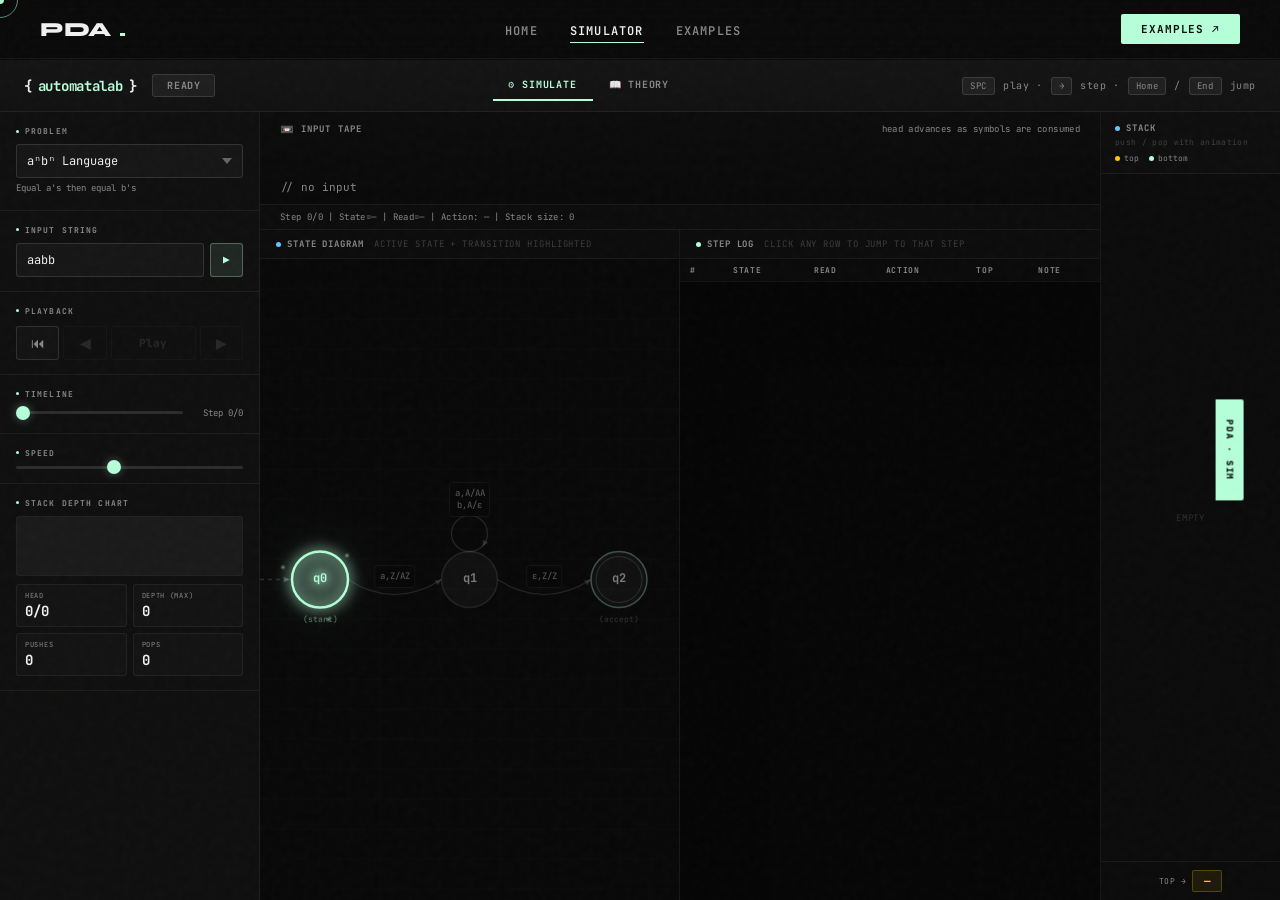
<file: best/pages/simulate.html>
<!DOCTYPE html>
<html lang="en">
<head>
<meta charset="UTF-8"/><meta name="viewport" content="width=device-width,initial-scale=1.0"/>
<title>PDA Simulator — Live Simulation</title>
<link rel="stylesheet" href="../assets/css/shared.css"/>
<style>
/* ══════════════════════════════════════════════════
   PDA SIMULATOR — COMPLETE REDESIGN
   automatalab-inspired · smooth animations · step-by-step stack
   ══════════════════════════════════════════════════ */

body { cursor: none; overflow: hidden; }

/* ── PAGE SHELL ── */
.sim-page {
  padding-top: 60px; height: 100vh;
  display: flex; flex-direction: column;
  background: var(--black);
}

/* ── HEADER BAR ── */
.sim-hdr {
  display: flex; align-items: center; justify-content: space-between;
  padding: 10px 24px;
  background: linear-gradient(180deg, #141414 0%, #111 100%);
  border-bottom: 1px solid var(--border);
  flex-shrink: 0;
}
.sim-hdr-left { display: flex; align-items: center; gap: 16px; }
.sim-hdr-brand {
  font-family: var(--mono); font-size: 14px; font-weight: 700;
  color: var(--white); letter-spacing: -.02em;
  display: flex; align-items: center; gap: 6px;
}
.sim-hdr-brand span { color: var(--mint); }
.result-badge {
  padding: 4px 14px; border-radius: 3px;
  font-size: 10px; font-weight: 700; font-family: var(--mono);
  letter-spacing: .06em; text-transform: uppercase;
  transition: all .4s cubic-bezier(.4,0,.2,1);
}
.result-badge.ready { background: rgba(255,255,255,.05); border: 1px solid var(--border2); color: var(--text-dim); }
.result-badge.running { background: rgba(255,200,0,.08); border: 1px solid rgba(255,200,0,.3); color: #ffc800; }
.result-badge.accept { background: rgba(181,255,217,.1); border: 1px solid rgba(181,255,217,.4); color: var(--mint); }
.result-badge.reject { background: rgba(255,80,80,.08); border: 1px solid rgba(255,80,80,.35); color: #ff5050; }
.sim-hdr-right {
  display: flex; align-items: center; gap: 8px;
  font-size: 10px; font-family: var(--mono); color: var(--text-dim);
  letter-spacing: .06em;
}
.kbd { padding: 2px 7px; border-radius: 3px; background: rgba(255,255,255,.06); border: 1px solid var(--border2); font-size: 9px; color: var(--text-dim); }

/* ── TABS ── */
.sim-tabs { display: flex; gap: 0; }
.stab {
  padding: 8px 16px; font-size: 10px; font-weight: 700;
  font-family: var(--mono); text-transform: uppercase;
  letter-spacing: .08em; cursor: none;
  color: var(--text-dim); border-bottom: 2px solid transparent;
  transition: all .2s;
}
.stab:hover { color: var(--white); }
.stab.active { color: var(--mint); border-bottom-color: var(--mint); }

/* ══════════════════════════════════════════════════
   MAIN 3-COLUMN LAYOUT
   LEFT: controls · CENTER: tape+diagram+log · RIGHT: stack
   ══════════════════════════════════════════════════ */
.sim-body {
  display: grid;
  grid-template-columns: 260px 1fr 180px;
  flex: 1; min-height: 0; overflow: hidden;
}

/* ── LEFT PANEL ── */
.sim-left {
  background: #0f0f0f;
  border-right: 1px solid var(--border);
  display: flex; flex-direction: column;
  overflow-y: auto;
}
.sim-left::-webkit-scrollbar { width: 2px; }
.sim-left::-webkit-scrollbar-thumb { background: var(--border2); }

.ctrl-section {
  padding: 14px 16px;
  border-bottom: 1px solid var(--border);
}
.ctrl-label {
  font-size: 8px; font-weight: 700; font-family: var(--mono);
  letter-spacing: .14em; text-transform: uppercase;
  color: var(--text-dim); margin-bottom: 8px;
  display: flex; align-items: center; gap: 6px;
}
.ctrl-label::before {
  content: ''; width: 3px; height: 3px;
  border-radius: 50%; background: var(--mint);
}

/* Form inputs */
.sim-select, .sim-input {
  width: 100%; padding: 8px 10px;
  background: rgba(255,255,255,.03);
  border: 1px solid var(--border2);
  border-radius: 3px; color: var(--white);
  font-size: 12px; font-family: var(--mono);
  outline: none; transition: all .2s;
}
.sim-select:focus, .sim-input:focus {
  border-color: var(--mint);
  box-shadow: 0 0 0 3px rgba(181,255,217,.08);
}
.sim-select {
  appearance: none; cursor: none;
  background-image: url("data:image/svg+xml,%3Csvg xmlns='http://www.w3.org/2000/svg' width='10' height='6'%3E%3Cpath fill='%23666' d='M5 6L0 0h10z'/%3E%3C/svg%3E");
  background-repeat: no-repeat;
  background-position: right 10px center;
  padding-right: 28px;
}
.input-row { display: flex; gap: 6px; margin-top: 8px; }

/* Buttons */
.sbtn {
  display: inline-flex; align-items: center; justify-content: center;
  gap: 4px; padding: 7px 12px; border-radius: 3px;
  font-size: 11px; font-weight: 700; font-family: var(--mono);
  cursor: none; border: 1px solid var(--border2);
  background: rgba(255,255,255,.03); color: var(--text-dim);
  transition: all .15s cubic-bezier(.4,0,.2,1);
  letter-spacing: .04em; white-space: nowrap;
}
.sbtn:hover:not(:disabled) {
  background: rgba(255,255,255,.08); color: var(--white);
  transform: translateY(-1px);
}
.sbtn:active:not(:disabled) { transform: scale(.96); }
.sbtn:disabled { opacity: .2; cursor: not-allowed; }
.sbtn.run-btn {
  background: rgba(181,255,217,.1); border-color: rgba(181,255,217,.3);
  color: var(--mint); flex: 1;
}
.sbtn.run-btn:hover:not(:disabled) {
  background: rgba(181,255,217,.2);
  box-shadow: 0 0 20px rgba(181,255,217,.15);
}

/* Playback row */
.playback-row {
  display: flex; gap: 4px; margin-top: 10px;
}
.pbtn {
  flex: 1; display: flex; align-items: center; justify-content: center;
  padding: 8px 0; border-radius: 3px;
  font-size: 14px; cursor: none;
  border: 1px solid var(--border2);
  background: rgba(255,255,255,.02); color: var(--text-dim);
  transition: all .15s;
}
.pbtn:hover:not(:disabled) {
  background: rgba(255,255,255,.06); color: var(--white);
}
.pbtn:disabled { opacity: .2; cursor: not-allowed; }
.pbtn.play-active {
  background: rgba(181,255,217,.12); border-color: rgba(181,255,217,.3);
  color: var(--mint);
}

/* Timeline */
.timeline-row {
  display: flex; align-items: center; gap: 8px; margin-top: 6px;
}
.timeline-label {
  font-size: 9px; font-family: var(--mono); color: var(--text-dim);
  white-space: nowrap; min-width: 52px; text-align: right;
}
input[type=range] {
  flex: 1; appearance: none; height: 3px;
  border-radius: 2px; background: var(--border2);
  outline: none; cursor: none; border: none;
}
input[type=range]::-webkit-slider-thumb {
  appearance: none; width: 14px; height: 14px;
  border-radius: 50%; background: var(--mint);
  cursor: none; box-shadow: 0 0 10px rgba(181,255,217,.35);
  transition: box-shadow .2s;
}
input[type=range]::-webkit-slider-thumb:hover {
  box-shadow: 0 0 18px rgba(181,255,217,.5);
}
.speed-row {
  display: flex; align-items: center; gap: 6px; margin-top: 6px;
}
.speed-row span {
  font-size: 8px; font-family: var(--mono);
  color: var(--text-dim); letter-spacing: .08em;
}

/* Stack depth chart */
.depth-chart-wrap {
  position: relative;
  height: 60px; margin-top: 8px;
  background: rgba(255,255,255,.02);
  border: 1px solid var(--border);
  border-radius: 3px; overflow: hidden;
}
.depth-chart-canvas { width: 100%; height: 100%; display: block; }
.depth-stats {
  display: grid; grid-template-columns: 1fr 1fr;
  gap: 6px; margin-top: 8px;
}
.dstat {
  padding: 6px 8px; border-radius: 3px;
  background: rgba(255,255,255,.02);
  border: 1px solid var(--border);
}
.dstat-label {
  font-size: 7px; font-family: var(--mono);
  text-transform: uppercase; letter-spacing: .1em;
  color: var(--text-dim);
}
.dstat-val {
  font-size: 14px; font-weight: 700;
  font-family: var(--mono); color: var(--white);
  margin-top: 2px;
}

/* ── CENTER PANEL ── */
.sim-center {
  display: flex; flex-direction: column;
  min-height: 0; overflow: hidden;
  background: var(--black);
}

/* Input tape */
.tape-section {
  padding: 10px 20px;
  border-bottom: 1px solid var(--border);
  flex-shrink: 0;
  background: linear-gradient(180deg, rgba(255,255,255,.01) 0%, transparent 100%);
}
.tape-header {
  display: flex; align-items: center; justify-content: space-between;
  margin-bottom: 8px;
}
.tape-title {
  font-size: 9px; font-weight: 700; font-family: var(--mono);
  text-transform: uppercase; letter-spacing: .12em;
  color: var(--text-dim);
  display: flex; align-items: center; gap: 6px;
}
.tape-title::before {
  content: '📼'; font-size: 11px;
}
.tape-info {
  font-size: 9px; font-family: var(--mono);
  color: var(--text-dim); letter-spacing: .04em;
}
.tape-info span { color: var(--mint); font-weight: 700; }
.tape-track {
  display: flex; align-items: flex-end; gap: 3px;
  flex-wrap: nowrap; overflow-x: auto;
  min-height: 50px; padding-top: 16px;
}
.tape-track::-webkit-scrollbar { height: 2px; }
.tape-track::-webkit-scrollbar-thumb { background: var(--border2); }
.tcell {
  flex-shrink: 0; width: 36px; height: 36px;
  border-radius: 3px;
  display: flex; align-items: center; justify-content: center;
  font-size: 15px; font-weight: 700; font-family: var(--mono);
  border: 1px solid rgba(255,255,255,.08);
  background: rgba(255,255,255,.03);
  color: rgba(255,255,255,.4);
  transition: all .35s cubic-bezier(.4,0,.2,1);
  position: relative;
}
.tcell.read {
  background: rgba(255,200,0,.12);
  border-color: rgba(255,200,0,.6);
  color: #ffc800;
  transform: scale(1.12) translateY(-4px);
  box-shadow: 0 4px 20px rgba(255,200,0,.25), 0 0 0 1px rgba(255,200,0,.15);
}
.tcell.read::before {
  content: '▼'; position: absolute; top: -16px;
  left: 50%; transform: translateX(-50%);
  font-size: 8px; color: #ffc800;
  animation: headBob .6s ease-in-out infinite alternate;
}
@keyframes headBob { from { transform: translateX(-50%) translateY(0); } to { transform: translateX(-50%) translateY(3px); } }
.tcell.done {
  background: rgba(255,255,255,.01);
  border-color: rgba(255,255,255,.03);
  color: rgba(255,255,255,.12);
}
.tcell-eof {
  flex-shrink: 0; width: 36px; height: 36px;
  border-radius: 3px;
  display: flex; align-items: center; justify-content: center;
  font-size: 10px; font-family: var(--mono);
  color: var(--text-dim);
  border: 1px dashed rgba(255,255,255,.08);
}

/* Status bar between tape and diagram */
.status-bar {
  padding: 6px 20px;
  border-bottom: 1px solid var(--border);
  display: flex; align-items: center; justify-content: space-between;
  flex-shrink: 0;
  background: rgba(255,255,255,.01);
}
.status-info {
  font-size: 9px; font-family: var(--mono);
  color: var(--text-dim); letter-spacing: .04em;
}
.status-info b { color: var(--mint); font-weight: 700; }
.status-info .val { color: #ffc800; }

/* Center split: diagram left, step log right */
.center-split {
  flex: 1; display: grid;
  grid-template-columns: 1fr 1fr;
  min-height: 0; overflow: hidden;
}

/* State diagram */
.diagram-section {
  position: relative;
  display: flex; flex-direction: column;
  border-right: 1px solid var(--border);
  min-height: 0;
}
.diagram-header {
  padding: 8px 16px;
  border-bottom: 1px solid var(--border);
  font-size: 9px; font-weight: 700; font-family: var(--mono);
  text-transform: uppercase; letter-spacing: .1em;
  color: var(--text-dim);
  display: flex; align-items: center; gap: 6px;
  flex-shrink: 0;
  background: rgba(255,255,255,.01);
}
.diagram-header::before {
  content: ''; width: 5px; height: 5px;
  border-radius: 50%; background: #64c8ff;
}
.diagram-sub {
  font-weight: 400; color: rgba(255,255,255,.2);
  margin-left: 4px;
}
.canvas-wrap {
  flex: 1; position: relative; overflow: hidden;
  background: #090909;
}
.canvas-wrap canvas {
  width: 100%; height: 100%; display: block;
}

/* Step Log */
.steplog-section {
  display: flex; flex-direction: column;
  min-height: 0; overflow: hidden;
}
.steplog-header {
  padding: 8px 16px;
  border-bottom: 1px solid var(--border);
  font-size: 9px; font-weight: 700; font-family: var(--mono);
  text-transform: uppercase; letter-spacing: .1em;
  color: var(--text-dim);
  display: flex; align-items: center; gap: 6px;
  flex-shrink: 0;
  background: rgba(255,255,255,.01);
}
.steplog-header::before {
  content: ''; width: 5px; height: 5px;
  border-radius: 50%; background: var(--mint);
}
.steplog-sub { font-weight: 400; color: rgba(255,255,255,.2); margin-left: 4px; }
.steplog-scroll {
  flex: 1; overflow-y: auto;
  background: #060606;
}
.steplog-scroll::-webkit-scrollbar { width: 2px; }
.steplog-scroll::-webkit-scrollbar-thumb { background: var(--border2); }

/* Step log table */
.slog-table {
  width: 100%; border-collapse: collapse;
  font-size: 10px; font-family: var(--mono);
}
.slog-table thead th {
  padding: 6px 10px; text-align: left;
  font-size: 8px; font-weight: 700;
  color: var(--text-dim); text-transform: uppercase;
  letter-spacing: .08em;
  background: rgba(255,255,255,.02);
  border-bottom: 1px solid var(--border);
  position: sticky; top: 0; z-index: 1;
}
.slog-table tbody td {
  padding: 5px 10px;
  color: rgba(255,255,255,.35);
  border-bottom: 1px solid rgba(255,255,255,.02);
  transition: all .15s;
}
.slog-table tbody tr { cursor: none; transition: background .15s; }
.slog-table tbody tr:hover td {
  background: rgba(255,255,255,.03);
  color: rgba(255,255,255,.5);
}
.slog-table tbody tr.active-row td {
  background: rgba(255,200,0,.06);
  color: #ffc800;
}
.slog-table tbody tr.accept-row td {
  background: rgba(181,255,217,.05);
  color: var(--mint);
}
.slog-table tbody tr.reject-row td {
  background: rgba(255,80,80,.05);
  color: #ff5050;
}
.slog-star {
  cursor: none; color: rgba(255,255,255,.1);
  transition: color .2s;
}
.slog-star:hover { color: #ffc800; }
.step-num {
  color: rgba(255,255,255,.2); font-size: 9px;
}
.note-text {
  font-size: 9px; color: rgba(255,255,255,.25);
  max-width: 140px; line-height: 1.4;
}

/* ── RIGHT PANEL — STACK ── */
.sim-right {
  display: flex; flex-direction: column;
  border-left: 1px solid var(--border);
  background: #0c0c0c;
  min-height: 0;
}
.stack-header {
  padding: 10px 14px;
  border-bottom: 1px solid var(--border);
  flex-shrink: 0;
  background: rgba(255,255,255,.01);
}
.stack-title {
  font-size: 9px; font-weight: 700; font-family: var(--mono);
  text-transform: uppercase; letter-spacing: .1em;
  color: var(--text-dim);
  display: flex; align-items: center; gap: 6px;
}
.stack-title::before {
  content: ''; width: 5px; height: 5px;
  border-radius: 50%; background: #64c8ff;
}
.stack-subtitle {
  font-size: 8px; font-family: var(--mono);
  color: rgba(255,255,255,.2); margin-top: 3px;
  letter-spacing: .04em;
}
.stack-legend {
  display: flex; gap: 10px; margin-top: 6px;
}
.stack-legend-item {
  display: flex; align-items: center; gap: 4px;
  font-size: 8px; font-family: var(--mono);
  color: var(--text-dim);
}
.stack-legend-dot {
  width: 5px; height: 5px; border-radius: 50%;
}
.stack-legend-dot.top { background: #ffc800; }
.stack-legend-dot.bot { background: var(--mint); }
.stack-body {
  flex: 1; overflow-y: auto; overflow-x: hidden;
  padding: 8px 10px;
  display: flex; flex-direction: column;
  align-items: center; gap: 3px;
  position: relative;
}
.stack-body::-webkit-scrollbar { width: 2px; }
.stack-body::-webkit-scrollbar-thumb { background: var(--border2); }
.stack-empty {
  flex: 1; display: flex; align-items: center; justify-content: center;
  font-size: 9px; font-family: var(--mono);
  color: rgba(255,255,255,.15); letter-spacing: .08em;
}
.stack-chip {
  width: 100%; height: 30px; border-radius: 3px;
  display: flex; align-items: center; justify-content: center;
  font-family: var(--mono); font-size: 13px; font-weight: 700;
  border: 1px solid rgba(100,200,255,.25);
  background: rgba(100,200,255,.06);
  color: #64c8ff;
  transition: all .3s cubic-bezier(.4,0,.2,1);
  position: relative;
  overflow: hidden;
}
.stack-chip::after {
  content: '';
  position: absolute; top: 0; left: -100%;
  width: 100%; height: 100%;
  background: linear-gradient(90deg, transparent, rgba(100,200,255,.08), transparent);
  transition: left .5s;
}
.stack-chip:first-child {
  background: rgba(255,200,0,.1);
  border-color: rgba(255,200,0,.4);
  color: #ffc800;
  box-shadow: 0 0 12px rgba(255,200,0,.15);
}
.stack-chip:first-child::after { left: 100%; }
.stack-chip.bot {
  background: rgba(181,255,217,.06);
  border-color: rgba(181,255,217,.25);
  color: var(--mint);
}
/* Push animation */
.stack-chip.pushing {
  animation: chipPush .4s cubic-bezier(.34,1.56,.64,1) forwards;
}
@keyframes chipPush {
  0% { opacity: 0; transform: translateY(-20px) scale(.8); }
  60% { opacity: 1; transform: translateY(3px) scale(1.02); }
  100% { opacity: 1; transform: translateY(0) scale(1); }
}
/* Pop animation */
.stack-chip.popping {
  animation: chipPop .35s cubic-bezier(.4,0,1,1) forwards;
}
@keyframes chipPop {
  0% { opacity: 1; transform: translateY(0) scale(1); }
  40% { transform: translateY(-5px) scale(1.05); }
  100% { opacity: 0; transform: translateY(-30px) scale(.7); }
}
.stack-footer {
  padding: 8px 14px;
  border-top: 1px solid var(--border);
  display: flex; align-items: center; justify-content: center;
  gap: 6px;
  flex-shrink: 0;
}
.stack-footer-label {
  font-size: 8px; font-family: var(--mono);
  color: var(--text-dim); letter-spacing: .06em;
}
.stack-top-badge {
  padding: 3px 10px; border-radius: 2px;
  font-size: 11px; font-weight: 700;
  font-family: var(--mono);
  background: rgba(255,200,0,.08);
  border: 1px solid rgba(255,200,0,.25);
  color: #ffc800;
  transition: all .3s;
  min-width: 30px; text-align: center;
}

/* ── THEORY TAB ── */
#page-theory { overflow-y: auto; padding: 40px 48px; background: var(--dark); }
.th-section { margin-bottom: 48px; }
.th-section:last-child { margin-bottom: 0; }
.th-h2 { font-family: var(--head); font-size: clamp(24px,3vw,40px); font-weight: 800; text-transform: uppercase; letter-spacing: -.03em; margin-bottom: 12px; color: var(--white); }
.th-h2 span { color: var(--mint); }
.th-body { font-size: 13px; color: var(--text-dim); line-height: 1.8; max-width: 700px; }
.th-body strong { color: var(--white); }
.th-box { background: var(--dark2); border: 1px solid var(--border); border-radius: 4px; padding: 20px 24px; margin-top: 16px; border-left: 3px solid var(--mint); }
.th-box.warn { border-left-color: #ff5050; }
.th-table { width: 100%; border-collapse: collapse; font-size: 12px; font-family: var(--mono); margin-top: 16px; }
.th-table th { padding: 8px 12px; text-align: left; font-size: 10px; font-weight: 700; color: var(--text-dim); text-transform: uppercase; letter-spacing: .08em; border-bottom: 1px solid var(--border); background: var(--dark2); }
.th-table td { padding: 8px 12px; color: var(--text-dim); border-bottom: 1px solid rgba(255,255,255,.04); }
.th-table td:first-child { color: var(--mint); font-weight: 700; }
.def-grid { display: grid; grid-template-columns: 1fr 1fr; gap: 12px; margin-top: 16px; }
.def-card { background: var(--dark2); border: 1px solid var(--border); border-radius: 3px; padding: 14px 16px; }
.def-card-title { font-family: var(--head); font-size: 13px; font-weight: 700; text-transform: uppercase; color: var(--white); margin-bottom: 6px; }
.def-card-body { font-size: 12px; color: var(--text-dim); line-height: 1.65; }
.hier-strip { display: flex; flex-direction: column; gap: 8px; margin-top: 16px; }
.hs-row { display: flex; align-items: center; gap: 10px; padding: 10px 14px; border: 1px solid var(--border); border-radius: 3px; background: var(--dark2); font-size: 12px; }
.hs-row.hl { border-color: rgba(181,255,217,.35); background: rgba(181,255,217,.04); }
.hs-badge { font-family: var(--mono); font-size: 10px; font-weight: 700; min-width: 28px; }
.hs-name { font-family: var(--head); font-size: 13px; font-weight: 700; text-transform: uppercase; flex: 1; }
.hs-lang { font-size: 11px; color: var(--text-dim); }

/* ── CONFETTI ── */
.confetti {
  position: fixed; z-index: 9999; pointer-events: none;
  animation: confettiFall 1.2s ease-in forwards;
}
@keyframes confettiFall {
  0% { opacity: 1; transform: translateY(0) rotate(0deg); }
  100% { opacity: 0; transform: translateY(280px) rotate(720deg); }
}

/* ══════════════════════════════════════════════════
   RESPONSIVE — SIMULATOR
   Mobile-first stacked layout
   ══════════════════════════════════════════════════ */

/* Tablet */
@media (max-width: 1100px) {
  .sim-body { grid-template-columns: 220px 1fr 150px; }
  .ctrl-section { padding: 10px 12px; }
  .sim-hdr-right { display: none; }
}

/* Small tablet */
@media (max-width: 900px) {
  body { overflow: auto; }
  .sim-page { height: auto; min-height: 100vh; overflow: visible; }
  .sim-body {
    grid-template-columns: 1fr;
    grid-template-rows: auto;
    overflow: visible;
  }

  /* Header */
  .sim-hdr { flex-wrap: wrap; gap: 8px; padding: 8px 16px; }
  .sim-hdr-right { display: none; }
  .sim-tabs { width: 100%; justify-content: center; }

  /* Left panel → horizontal controls bar */
  .sim-left {
    order: -1;
    display: grid;
    grid-template-columns: 1fr 1fr;
    gap: 0;
    border-right: none;
    border-bottom: 1px solid var(--border);
    overflow: visible;
    max-height: none;
  }
  .ctrl-section { border-bottom: 1px solid var(--border); border-right: 1px solid var(--border); }
  .ctrl-section:nth-child(even) { border-right: none; }

  /* Center panel */
  .sim-center { overflow: visible; }
  .center-split {
    grid-template-columns: 1fr;
    grid-template-rows: auto auto;
  }
  .diagram-section { border-right: none; border-bottom: 1px solid var(--border); min-height: 250px; }
  .canvas-wrap { min-height: 220px; }
  .steplog-section { max-height: 300px; }

  /* Right panel → horizontal bar under center */
  .sim-right {
    border-left: none;
    border-top: 1px solid var(--border);
    flex-direction: row;
    min-height: auto;
  }
  .stack-header { flex-shrink: 0; width: auto; border-bottom: none; border-right: 1px solid var(--border); padding: 8px 12px; }
  .stack-body {
    flex-direction: row; flex-wrap: wrap; gap: 4px;
    padding: 8px 12px;
    overflow-x: auto; overflow-y: hidden;
    align-items: center;
  }
  .stack-chip { width: auto; min-width: 36px; height: 28px; padding: 0 10px; }
  .stack-footer { border-top: none; border-left: 1px solid var(--border); }
  .stack-empty { min-height: auto; padding: 8px; }
  .stack-legend { display: none; }
  .stack-subtitle { display: none; }

  /* Theory tab */
  #page-theory { padding: 28px 20px; }
  .def-grid { grid-template-columns: 1fr; }
  .th-h2 { font-size: clamp(20px, 4vw, 32px); }
}

/* Phone */
@media (max-width: 600px) {
  .sim-page { padding-top: 50px; }
  .sim-hdr { padding: 6px 12px; }
  .sim-hdr-brand { font-size: 12px; }
  .result-badge { font-size: 8px; padding: 3px 10px; }
  .stab { padding: 6px 10px; font-size: 9px; }

  .sim-left {
    grid-template-columns: 1fr;
  }
  .ctrl-section { border-right: none !important; padding: 10px 14px; }
  .ctrl-label { font-size: 7px; }

  /* Hide non-essential controls on phone */
  .depth-chart-wrap { height: 40px; }
  .depth-stats { grid-template-columns: 1fr 1fr; gap: 4px; }
  .dstat { padding: 4px 6px; }
  .dstat-label { font-size: 6px; }
  .dstat-val { font-size: 11px; }

  /* Tape */
  .tape-section { padding: 8px 12px; }
  .tape-header { flex-direction: column; gap: 4px; align-items: flex-start; }
  .tcell { width: 30px; height: 30px; font-size: 13px; }
  .tcell-eof { width: 30px; height: 30px; font-size: 9px; }

  /* Status bar */
  .status-bar { padding: 4px 12px; }
  .status-info { font-size: 8px; }

  /* Diagram */
  .diagram-section { min-height: 200px; }
  .canvas-wrap { min-height: 180px; }
  .diagram-header { padding: 6px 12px; font-size: 8px; }
  .diagram-sub { display: none; }

  /* Step log */
  .steplog-header { padding: 6px 12px; font-size: 8px; }
  .steplog-sub { display: none; }
  .slog-table thead th { font-size: 7px; padding: 4px 6px; }
  .slog-table tbody td { font-size: 9px; padding: 4px 6px; }
  .note-text { max-width: 80px; font-size: 8px; }

  /* Stack */
  .sim-right { flex-direction: column; }
  .stack-header { border-right: none; border-bottom: 1px solid var(--border); }
  .stack-body { flex-direction: column; overflow-y: auto; overflow-x: hidden; max-height: 150px; }
  .stack-chip { width: 100%; min-width: auto; }
  .stack-footer { border-left: none; border-top: 1px solid var(--border); }

  /* Playback */
  .playback-row { gap: 3px; }
  .pbtn { padding: 6px 0; font-size: 12px; }

  /* Theory */
  #page-theory { padding: 20px 14px; }
  .th-body { font-size: 12px; }
  .th-table th, .th-table td { padding: 6px 8px; font-size: 10px; }
  .th-box { padding: 14px 16px; }
  .hier-strip .hs-row { padding: 8px 10px; font-size: 11px; }
}

/* Very small phones */
@media (max-width: 380px) {
  .sim-hdr-brand { font-size: 10px; }
  .playback-row { flex-wrap: wrap; }
  .pbtn { flex: 0 0 calc(50% - 3px); }
  .tcell { width: 26px; height: 26px; font-size: 11px; }
  .slog-table .note-text { display: none; }
}

/* Touch device: allow overflow scroll */
@media (hover: none) {
  body { overflow: auto !important; }
  .sim-page { height: auto; min-height: 100vh; }
  .sim-body { overflow: visible; }
  .sim-left { overflow: visible; }
}
</style>
</head>
<body>
<div id="cursor-dot"></div><div id="cursor-ring"></div>
<div class="noise"></div>
<div class="side-badge">PDA · Sim</div>

<nav class="nav scrolled" id="main-nav">
  <a href="../index.html" class="nav-logo">PDA<span>.</span></a>
  <ul class="nav-links" id="nav-links">
    <li><a href="../index.html">Home</a></li>
    <li><a href="simulate.html" class="active">Simulator</a></li>
    <li><a href="examples.html">Examples</a></li>
  </ul>
  <a href="examples.html" class="nav-cta">Examples ↗</a>
  <button class="nav-burger" id="nav-burger" onclick="this.classList.toggle('open');document.getElementById('nav-links').classList.toggle('open')">
    <span></span><span></span><span></span>
  </button>
</nav>

<div class="sim-page">
  <!-- HEADER -->
  <div class="sim-hdr" id="sim-hdr">
    <div class="sim-hdr-left">
      <div class="sim-hdr-brand">{ <span>automatalab</span> }</div>
      <div class="result-badge ready" id="sim-status">READY</div>
    </div>
    <div class="sim-tabs">
      <div class="stab active" data-tab="simulate" onclick="switchTab('simulate',this)">⚙ Simulate</div>
      <div class="stab" data-tab="theory" onclick="switchTab('theory',this)">📖 Theory</div>
    </div>
    <div class="sim-hdr-right">
      <span class="kbd">SPC</span> play · <span class="kbd">→</span> step · <span class="kbd">Home</span>/<span class="kbd">End</span> jump
    </div>
  </div>

  <!-- SIMULATE PAGE -->
  <div id="page-simulate" style="flex:1;display:flex;flex-direction:column;min-height:0;">

    <div class="sim-body" style="flex:1;min-height:0;">
      <!-- LEFT: Controls -->
      <div class="sim-left">
        <!-- Problem -->
        <div class="ctrl-section">
          <div class="ctrl-label">Problem</div>
          <select class="sim-select" id="preset-select" onchange="loadPreset(this.value)">
            <option value="anbn">aⁿbⁿ Language</option>
            <option value="palindrome">ww^R — palindromes {a,b}</option>
            <option value="brackets">Balanced Brackets ( ) [ ] { }</option>
            <option value="anbncn">aⁿbⁿcⁿ — Non-CFL demo</option>
          </select>
          <div id="preset-desc" style="font-size:9px;color:var(--text-dim);font-family:var(--mono);margin-top:4px;line-height:1.5">Equal a's then b's</div>
        </div>

        <!-- Input string -->
        <div class="ctrl-section">
          <div class="ctrl-label">Input String</div>
          <div class="input-row">
            <input type="text" class="sim-input" id="input-string" value="aaabbb" placeholder="type string…" spellcheck="false"/>
            <button class="sbtn run-btn" onclick="startSim()">▶</button>
          </div>
        </div>

        <!-- Playback -->
        <div class="ctrl-section">
          <div class="ctrl-label">Playback</div>
          <div class="playback-row">
            <button class="pbtn" onclick="resetSim()" title="Reset">⏮</button>
            <button class="pbtn" id="step-btn" onclick="stepSim()" disabled title="Step">◀</button>
            <button class="pbtn" id="play-btn" onclick="toggleAuto()" disabled title="Play/Pause" style="flex:2;font-size:11px;font-family:var(--mono);font-weight:700">Play</button>
            <button class="pbtn" id="fwd-btn" onclick="stepSim()" disabled title="Step forward">▶</button>
          </div>
        </div>

        <!-- Timeline -->
        <div class="ctrl-section">
          <div class="ctrl-label">Timeline</div>
          <div class="timeline-row">
            <input type="range" id="timeline-slider" min="0" max="0" value="0" oninput="jumpToStep(+this.value)"/>
            <span class="timeline-label" id="timeline-label">Step 0/0</span>
          </div>
        </div>

        <!-- Speed -->
        <div class="ctrl-section">
          <div class="ctrl-label">Speed</div>
          <div class="speed-row">
            <input type="range" id="step-speed" min="100" max="1500" value="700"/>
          </div>
        </div>

        <!-- Stack depth chart -->
        <div class="ctrl-section">
          <div class="ctrl-label">Stack Depth Chart</div>
          <div class="depth-chart-wrap">
            <canvas class="depth-chart-canvas" id="depth-chart"></canvas>
          </div>
          <div class="depth-stats">
            <div class="dstat"><div class="dstat-label">Head</div><div class="dstat-val" id="stat-head">0/0</div></div>
            <div class="dstat"><div class="dstat-label">Depth (max)</div><div class="dstat-val" id="stat-depth">0</div></div>
            <div class="dstat"><div class="dstat-label">Pushes</div><div class="dstat-val" id="stat-pushes">0</div></div>
            <div class="dstat"><div class="dstat-label">Pops</div><div class="dstat-val" id="stat-pops">0</div></div>
          </div>
        </div>
      </div>

      <!-- CENTER -->
      <div class="sim-center">
        <!-- Tape -->
        <div class="tape-section">
          <div class="tape-header">
            <div class="tape-title">Input Tape</div>
            <div class="tape-info" id="tape-info">head advances as symbols are consumed</div>
          </div>
          <div class="tape-track" id="tape-display">
            <span style="font-size:11px;color:var(--text-dim);font-family:var(--mono)">// no input</span>
          </div>
        </div>

        <!-- Status bar -->
        <div class="status-bar" id="status-bar">
          <div class="status-info" id="status-detail">Step 0/0 | State=— | Read=— | Action: — | Stack size: 0</div>
        </div>

        <!-- Diagram + Step log -->
        <div class="center-split">
          <!-- State Diagram -->
          <div class="diagram-section">
            <div class="diagram-header">State Diagram <span class="diagram-sub">active state + transition highlighted</span></div>
            <div class="canvas-wrap">
              <canvas id="diagram-canvas"></canvas>
            </div>
          </div>

          <!-- Step log -->
          <div class="steplog-section">
            <div class="steplog-header">Step Log <span class="steplog-sub">click any row to jump to that step</span></div>
            <div class="steplog-scroll" id="steplog-scroll">
              <table class="slog-table">
                <thead>
                  <tr>
                    <th>#</th>
                    <th>State</th>
                    <th>Read</th>
                    <th>Action</th>
                    <th>Top</th>
                    <th>Note</th>
                  </tr>
                </thead>
                <tbody id="steplog-body"></tbody>
              </table>
            </div>
          </div>
        </div>
      </div>

      <!-- RIGHT: Stack -->
      <div class="sim-right">
        <div class="stack-header">
          <div class="stack-title">Stack</div>
          <div class="stack-subtitle">push / pop with animation</div>
          <div class="stack-legend">
            <div class="stack-legend-item"><div class="stack-legend-dot top"></div> top</div>
            <div class="stack-legend-item"><div class="stack-legend-dot bot"></div> bottom</div>
          </div>
        </div>
        <div class="stack-body" id="stack-display">
          <div class="stack-empty">EMPTY</div>
        </div>
        <div class="stack-footer">
          <span class="stack-footer-label">TOP →</span>
          <div class="stack-top-badge" id="stack-top-val">$</div>
        </div>
      </div>
    </div>
  </div>

  <!-- THEORY TAB -->
  <div id="page-theory" style="display:none;flex:1;">
    <div class="th-section">
      <div class="th-h2">FORMAL <span>DEFINITION</span></div>
      <p class="th-body">A Pushdown Automaton is defined as a 7-tuple <strong>M = (Q, Σ, Γ, δ, q₀, Z₀, F)</strong>. It extends a finite automaton with a stack, giving it the power to recognize all context-free languages — exactly Type 2 in the Chomsky hierarchy.</p>
      <div class="th-box">
        <table class="th-table">
          <thead><tr><th>Symbol</th><th>Name</th><th>Description</th></tr></thead>
          <tbody>
            <tr><td>Q</td><td>States</td><td>Finite set of states the automaton can occupy</td></tr>
            <tr><td>Σ</td><td>Input Alphabet</td><td>Symbols that can appear on the input tape</td></tr>
            <tr><td>Γ</td><td>Stack Alphabet</td><td>Symbols that can be pushed/popped from the stack; Γ ⊇ Σ typically</td></tr>
            <tr><td>δ</td><td>Transition Function</td><td>Q × (Σ∪{ε}) × Γ → 2^(Q×Γ*). Maps state + input + stack-top to a set of next configurations</td></tr>
            <tr><td>q₀</td><td>Start State</td><td>q₀ ∈ Q. The computation begins here</td></tr>
            <tr><td>Z₀</td><td>Bottom Marker</td><td>Z₀ ∈ Γ. Placed at the bottom of the stack before any input is read</td></tr>
            <tr><td>F</td><td>Accept States</td><td>F ⊆ Q. Used in acceptance by final state</td></tr>
          </tbody>
        </table>
      </div>
    </div>

    <div class="th-section">
      <div class="th-h2">TRANSITION <span>NOTATION</span></div>
      <p class="th-body">A transition rule <strong>δ(q, a, A) = (p, γ)</strong> means: in state q, reading symbol 'a', with stack top 'A' — move to state p, pop A, and push γ. If γ = ε the result is a pure pop. If γ = AB then B is pushed first, then A — so A ends up on top.</p>
      <div class="th-box">
        <div style="font-family:var(--mono);font-size:14px;color:var(--white);margin-bottom:12px">δ(q, a, A) = (p, γ)</div>
        <div style="display:flex;flex-direction:column;gap:6px">
          <div style="font-size:12px;font-family:var(--mono);color:var(--text-dim)">→ <span style="color:var(--mint)">q</span> current state</div>
          <div style="font-size:12px;font-family:var(--mono);color:var(--text-dim)">→ <span style="color:var(--mint)">a</span> input symbol consumed (ε = no consumption)</div>
          <div style="font-size:12px;font-family:var(--mono);color:var(--text-dim)">→ <span style="color:var(--mint)">A</span> stack top popped</div>
          <div style="font-size:12px;font-family:var(--mono);color:var(--text-dim)">→ <span style="color:var(--mint)">p</span> next state</div>
          <div style="font-size:12px;font-family:var(--mono);color:var(--text-dim)">→ <span style="color:var(--mint)">γ</span> string pushed to stack (ε = pop only)</div>
        </div>
      </div>
      <div class="def-grid" style="margin-top:16px">
        <div class="def-card">
          <div class="def-card-title">Accept by Final State</div>
          <div class="def-card-body">Input consumed AND current state q ∈ F. Stack contents irrelevant. Most common in practice.</div>
        </div>
        <div class="def-card">
          <div class="def-card-title">Accept by Empty Stack</div>
          <div class="def-card-body">Input consumed AND stack is empty. State irrelevant. Formally equivalent — any PDA can be converted between modes.</div>
        </div>
      </div>
    </div>

    <div class="th-section">
      <div class="th-h2">CHOMSKY <span>HIERARCHY</span></div>
      <p class="th-body">PDAs correspond exactly to Type 2 — context-free grammars. They strictly subsume regular languages (DFA/NFA) and are strictly subsumed by Turing Machines.</p>
      <div class="hier-strip">
        <div class="hs-row"><span class="hs-badge" style="color:#fb923c">T0</span><div class="hs-name" style="color:#fb923c">Recursively Enumerable</div><div class="hs-lang">Turing Machine</div></div>
        <div class="hs-row"><span class="hs-badge" style="color:#fbbf24">T1</span><div class="hs-name" style="color:#fbbf24">Context-Sensitive</div><div class="hs-lang">Linear-Bounded Automaton</div></div>
        <div class="hs-row hl"><span class="hs-badge" style="color:var(--mint)">T2</span><div class="hs-name" style="color:var(--mint)">Context-Free ← PDA</div><div class="hs-lang">aⁿbⁿ, palindromes, balanced brackets</div></div>
        <div class="hs-row"><span class="hs-badge" style="color:#64c8ff">T3</span><div class="hs-name" style="color:#64c8ff">Regular</div><div class="hs-lang">DFA / NFA · (ab)*</div></div>
      </div>
    </div>

    <div class="th-section">
      <div class="th-h2">PUMPING <span>LEMMA</span></div>
      <p class="th-body">The Pumping Lemma for CFLs proves certain languages are NOT context-free. Classic non-example: <strong style="color:#ff5050">L = {aⁿbⁿcⁿ}</strong>. A PDA cannot recognize it — it has one stack (one counter) and needs two independent counters.</p>
      <div class="th-box warn">
        <div style="font-size:11px;font-family:var(--mono);color:#ff5050;letter-spacing:.1em;margin-bottom:10px;text-transform:uppercase">For all CFL L, ∃ pumping length p:</div>
        <div style="font-size:12px;color:var(--text-dim);line-height:1.8">Any s ∈ L with |s| ≥ p → s = uvxyz where:<br/>① |vy| ≥ 1 &nbsp; ② |vxy| ≤ p &nbsp; ③ uvⁱxyⁱz ∈ L for all i ≥ 0<br/><br/>If ANY string in a language fails this, the language is NOT a CFL.</div>
      </div>
    </div>
  </div>
</div><!-- /sim-page -->

<script src="https://cdnjs.cloudflare.com/ajax/libs/gsap/3.12.5/gsap.min.js"></script>
<script>
/* ══════════════════════════════════════════════════════════
   PDA SIMULATOR ENGINE — COMPLETE REWRITE
   Smooth canvas animations · Step-by-step stack · History
   ══════════════════════════════════════════════════════════ */

/* ── CURSOR ── */
const dot = document.getElementById('cursor-dot'), ring = document.getElementById('cursor-ring');
let mx = 0, my = 0, rx = 0, ry = 0;
window.addEventListener('mousemove', e => { mx = e.clientX; my = e.clientY; });
(function cursorLoop() {
  dot.style.transform = `translate(${mx - 4}px, ${my - 4}px)`;
  rx += (mx - rx) * 0.12; ry += (my - ry) * 0.12;
  ring.style.transform = `translate(${rx - 18}px, ${ry - 18}px)`;
  requestAnimationFrame(cursorLoop);
})();

/* ── TAB SWITCH ── */
function switchTab(tab, el) {
  document.getElementById('page-simulate').style.display = tab === 'simulate' ? 'flex' : 'none';
  document.getElementById('page-simulate').style.flexDirection = tab === 'simulate' ? 'column' : '';
  document.getElementById('page-theory').style.display = tab === 'theory' ? 'block' : 'none';
  document.querySelectorAll('.stab').forEach(t => t.classList.toggle('active', t.dataset.tab === tab));
  if (tab === 'theory') gsap.from('#page-theory .th-section', { opacity: 0, y: 30, stagger: .12, duration: .6, ease: 'power3.out' });
}

/* ── KEYBOARD SHORTCUTS ── */
document.addEventListener('keydown', e => {
  if (e.target.tagName === 'INPUT') return;
  if (e.code === 'Space') { e.preventDefault(); toggleAuto(); }
  if (e.code === 'ArrowRight') { e.preventDefault(); stepSim(); }
  if (e.code === 'Home') { e.preventDefault(); jumpToStep(0); }
  if (e.code === 'End' && history.length) { e.preventDefault(); jumpToStep(history.length - 1); }
});

/* ── PRESETS ── */
const PRESETS = {
  anbn: { name: 'aⁿbⁿ', desc: 'Equal a\'s then equal b\'s', states: ['q0','q1','q2'], startState: 'q0', acceptStates: ['q2'], initialStack: ['Z'],
    transitions: [
      { from:'q0', input:'a', stackTop:'Z', to:'q1', push:['A','Z'], label:'a,Z/AZ' },
      { from:'q1', input:'a', stackTop:'A', to:'q1', push:['A','A'], label:'a,A/AA' },
      { from:'q1', input:'b', stackTop:'A', to:'q1', push:[], label:'b,A/ε' },
      { from:'q1', input:'', stackTop:'Z', to:'q2', push:['Z'], label:'ε,Z/Z' }
    ], examples: ['ab','aabb','aaabbb'] },
  palindrome: { name: 'ww^R', desc: 'Even palindromes over {a,b}', states: ['q0','q1','q2'], startState: 'q0', acceptStates: ['q2'], initialStack: ['Z'],
    transitions: [
      { from:'q0', input:'a', stackTop:'Z', to:'q0', push:['A','Z'], label:'a,Z/AZ' },
      { from:'q0', input:'b', stackTop:'Z', to:'q0', push:['B','Z'], label:'b,Z/BZ' },
      { from:'q0', input:'a', stackTop:'A', to:'q0', push:['A','A'], label:'a,A/AA' },
      { from:'q0', input:'a', stackTop:'B', to:'q0', push:['A','B'], label:'a,B/AB' },
      { from:'q0', input:'b', stackTop:'A', to:'q0', push:['B','A'], label:'b,A/BA' },
      { from:'q0', input:'b', stackTop:'B', to:'q0', push:['B','B'], label:'b,B/BB' },
      { from:'q0', input:'a', stackTop:'A', to:'q1', push:[], label:'a,A/ε' },
      { from:'q0', input:'b', stackTop:'B', to:'q1', push:[], label:'b,B/ε' },
      { from:'q1', input:'a', stackTop:'A', to:'q1', push:[], label:'a,A/ε' },
      { from:'q1', input:'b', stackTop:'B', to:'q1', push:[], label:'b,B/ε' },
      { from:'q1', input:'', stackTop:'Z', to:'q2', push:['Z'], label:'ε,Z/Z' }
    ], examples: ['abba','aabbaa'] },
  brackets: { name: 'Brackets', desc: 'Balanced ( ) [ ] { }', states: ['q0','q1'], startState: 'q0', acceptStates: ['q1'], initialStack: ['Z'],
    transitions: [
      { from:'q0', input:'(', stackTop:'Z', to:'q0', push:['(','Z'], label:'(,Z/(Z' },
      { from:'q0', input:'(', stackTop:'(', to:'q0', push:['(','('], label:'(,(/((' },
      { from:'q0', input:'(', stackTop:'[', to:'q0', push:['(','['], label:'(,[/([' },
      { from:'q0', input:'(', stackTop:'{', to:'q0', push:['(','{'], label:'(,{/({' },
      { from:'q0', input:'[', stackTop:'Z', to:'q0', push:['[','Z'], label:'[,Z/[Z' },
      { from:'q0', input:'[', stackTop:'(', to:'q0', push:['[','('], label:'[,(/[(' },
      { from:'q0', input:'[', stackTop:'[', to:'q0', push:['[','['], label:'[,[/[[' },
      { from:'q0', input:'[', stackTop:'{', to:'q0', push:['[','{'], label:'[,{/[{' },
      { from:'q0', input:'{', stackTop:'Z', to:'q0', push:['{','Z'], label:'{,Z/{Z' },
      { from:'q0', input:'{', stackTop:'(', to:'q0', push:['{','('], label:'{,(/{(' },
      { from:'q0', input:'{', stackTop:'[', to:'q0', push:['{','['], label:'{,[/{[' },
      { from:'q0', input:'{', stackTop:'{', to:'q0', push:['{','{'], label:'{,{/{{' },
      { from:'q0', input:')', stackTop:'(', to:'q0', push:[], label:'),(/ε' },
      { from:'q0', input:']', stackTop:'[', to:'q0', push:[], label:'],[/ε' },
      { from:'q0', input:'}', stackTop:'{', to:'q0', push:[], label:'},{/ε' },
      { from:'q0', input:'', stackTop:'Z', to:'q1', push:['Z'], label:'ε,Z/Z' }
    ], examples: ['()','([]{})','((()))'] },
  anbncn: { name: 'aⁿbⁿcⁿ (not CFL)', desc: 'Cannot be recognized by any PDA', states: ['q0'], startState: 'q0', acceptStates: [], initialStack: ['Z'], transitions: [], examples: [] }
};

/* ── STATE ── */
let curKey = 'anbn', simState = null, autoTimer = null;
let canvas, ctx, depthCanvas, depthCtx;
let stepHistory = []; // full history for timeline scrubbing
let pushCount = 0, popCount = 0, maxDepth = 0;
let animPhase = 0; // for continuous animation loop
let edgeAnimProgress = {}; // animated edge traversal

/* ── CANVAS SETUP ── */
function initCanvas() {
  canvas = document.getElementById('diagram-canvas');
  ctx = canvas.getContext('2d');
  depthCanvas = document.getElementById('depth-chart');
  depthCtx = depthCanvas.getContext('2d');
  resizeCv();
  window.addEventListener('resize', () => { resizeCv(); requestRedraw(); });
  startAnimLoop();
}

function resizeCv() {
  const r = canvas.parentElement.getBoundingClientRect();
  canvas.width = r.width * (window.devicePixelRatio || 1);
  canvas.height = r.height * (window.devicePixelRatio || 1);
  canvas.style.width = r.width + 'px';
  canvas.style.height = r.height + 'px';
  ctx.setTransform(window.devicePixelRatio || 1, 0, 0, window.devicePixelRatio || 1, 0, 0);

  const dr = depthCanvas.parentElement.getBoundingClientRect();
  depthCanvas.width = dr.width * (window.devicePixelRatio || 1);
  depthCanvas.height = dr.height * (window.devicePixelRatio || 1);
  depthCanvas.style.width = dr.width + 'px';
  depthCanvas.style.height = dr.height + 'px';
  depthCtx.setTransform(window.devicePixelRatio || 1, 0, 0, window.devicePixelRatio || 1, 0, 0);
}

function curP() { return PRESETS[curKey]; }

/* ── CONTINUOUS ANIMATION LOOP ── */
let needsRedraw = true;
function requestRedraw() { needsRedraw = true; }

function startAnimLoop() {
  function loop(ts) {
    animPhase = ts * 0.001;
    if (needsRedraw || simState) {
      drawDiagram();
      needsRedraw = false;
    }
    requestAnimationFrame(loop);
  }
  requestAnimationFrame(loop);
}

/* ══════════════════════════════════════════════════════════
   STATE DIAGRAM — CANVAS RENDERING
   Smooth animations, glowing nodes, particle effects
   ══════════════════════════════════════════════════════════ */
const NR = 28; // node radius

function getNodePositions(p) {
  const r = canvas.parentElement.getBoundingClientRect();
  const W = r.width, H = r.height;
  const N = p.states.length;

  if (N <= 3) {
    // Linear layout for simple machines
    const sp = Math.min(160, (W - 120) / Math.max(N - 1, 1));
    const sx = (W - sp * (N - 1)) / 2;
    const cy = H / 2;
    return p.states.map((s, i) => ({ x: sx + i * sp, y: cy, state: s }));
  }

  // Circular layout for complex machines
  const cx = W / 2, cy = H / 2;
  const radius = Math.min(W, H) * 0.32;
  return p.states.map((s, i) => ({
    x: cx + radius * Math.cos(2 * Math.PI * i / N - Math.PI / 2),
    y: cy + radius * Math.sin(2 * Math.PI * i / N - Math.PI / 2),
    state: s
  }));
}

function drawDiagram() {
  if (!ctx) return;
  const r = canvas.parentElement.getBoundingClientRect();
  const W = r.width, H = r.height;
  const p = simState ? simState.p : curP();
  const activeSt = simState ? simState.state : p.startState;
  const actTrans = simState ? simState.lastTrans : null;

  ctx.clearRect(0, 0, W, H);

  // Background
  ctx.fillStyle = '#090909';
  ctx.fillRect(0, 0, W, H);

  // Grid
  ctx.strokeStyle = 'rgba(255,255,255,.018)';
  ctx.lineWidth = 1;
  for (let x = 0; x < W; x += 30) { ctx.beginPath(); ctx.moveTo(x, 0); ctx.lineTo(x, H); ctx.stroke(); }
  for (let y = 0; y < H; y += 30) { ctx.beginPath(); ctx.moveTo(0, y); ctx.lineTo(W, y); ctx.stroke(); }

  // Subtle radial glow behind active state
  const pos = getNodePositions(p);
  const activePos = pos.find(q => q.state === activeSt);
  if (activePos) {
    const g = ctx.createRadialGradient(activePos.x, activePos.y, 0, activePos.x, activePos.y, 100);
    g.addColorStop(0, 'rgba(181,255,217,.04)');
    g.addColorStop(1, 'transparent');
    ctx.fillStyle = g;
    ctx.fillRect(0, 0, W, H);
  }

  // Build edge map
  const edgeMap = {};
  p.transitions.forEach(t => {
    const k = `${t.from}→${t.to}`;
    if (!edgeMap[k]) edgeMap[k] = { from: t.from, to: t.to, labels: [] };
    edgeMap[k].labels.push(t.label);
  });

  // Draw edges
  Object.values(edgeMap).forEach(e => {
    const fp = pos.find(q => q.state === e.from);
    const tp = pos.find(q => q.state === e.to);
    if (!fp || !tp) return;
    const isAct = actTrans && actTrans.from === e.from && actTrans.to === e.to;
    const col = isAct ? '#ffc800' : 'rgba(255,255,255,.12)';
    if (e.from === e.to) {
      drawSelfLoop(fp.x, fp.y, col, e.labels, isAct);
    } else {
      drawEdge(fp.x, fp.y, tp.x, tp.y, col, e.labels, isAct);
    }
  });

  // Start arrow
  const sp = pos[0];
  if (sp) {
    ctx.strokeStyle = 'rgba(255,255,255,.15)';
    ctx.lineWidth = 1.5;
    ctx.setLineDash([4, 4]);
    ctx.beginPath();
    ctx.moveTo(sp.x - NR - 40, sp.y);
    ctx.lineTo(sp.x - NR - 2, sp.y);
    ctx.stroke();
    ctx.setLineDash([]);
    drawArrowHead(sp.x - NR - 2, sp.y, 0, 'rgba(255,255,255,.2)');
  }

  // Draw nodes on top
  pos.forEach(q => drawNode(q.x, q.y, q.state, q.state === activeSt, p.acceptStates.includes(q.state)));
}

function drawNode(x, y, label, isAct, isAccept) {
  const t = animPhase;

  // Animated glow ring for active state
  if (isAct) {
    const pulseR = NR + 12 + Math.sin(t * 3) * 4;
    const pulseAlpha = 0.15 + Math.sin(t * 3) * 0.08;
    const g = ctx.createRadialGradient(x, y, NR - 2, x, y, pulseR + 10);
    g.addColorStop(0, isAccept
      ? `rgba(181,255,217,${pulseAlpha})`
      : `rgba(181,255,217,${pulseAlpha})`);
    g.addColorStop(1, 'transparent');
    ctx.beginPath();
    ctx.arc(x, y, pulseR + 10, 0, Math.PI * 2);
    ctx.fillStyle = g;
    ctx.fill();

    // Orbiting particles
    for (let i = 0; i < 3; i++) {
      const angle = t * 1.5 + (Math.PI * 2 / 3) * i;
      const pr = NR + 10 + Math.sin(t * 2 + i) * 3;
      const px = x + Math.cos(angle) * pr;
      const py = y + Math.sin(angle) * pr;
      const pg = ctx.createRadialGradient(px, py, 0, px, py, 4);
      pg.addColorStop(0, isAccept ? 'rgba(181,255,217,.6)' : 'rgba(181,255,217,.6)');
      pg.addColorStop(1, 'transparent');
      ctx.beginPath();
      ctx.arc(px, py, 4, 0, Math.PI * 2);
      ctx.fillStyle = pg;
      ctx.fill();
    }
  }

  // Node background
  ctx.beginPath();
  ctx.arc(x, y, NR, 0, Math.PI * 2);
  if (isAct) {
    const ng = ctx.createRadialGradient(x, y - NR * 0.3, 0, x, y, NR);
    ng.addColorStop(0, isAccept ? 'rgba(181,255,217,.2)' : 'rgba(181,255,217,.18)');
    ng.addColorStop(1, isAccept ? 'rgba(181,255,217,.08)' : 'rgba(181,255,217,.06)');
    ctx.fillStyle = ng;
  } else {
    ctx.fillStyle = 'rgba(255,255,255,.03)';
  }
  ctx.fill();

  // Node border
  ctx.lineWidth = isAct ? 2.5 : 1.5;
  if (isAct) {
    ctx.strokeStyle = isAccept ? '#b5ffd9' : '#b5ffd9';
    ctx.shadowColor = '#b5ffd9';
    ctx.shadowBlur = 12;
  } else {
    ctx.strokeStyle = isAccept ? 'rgba(181,255,217,.3)' : 'rgba(255,255,255,.1)';
  }
  ctx.stroke();
  ctx.shadowBlur = 0;

  // Accept inner ring
  if (isAccept) {
    ctx.beginPath();
    ctx.arc(x, y, NR - 5, 0, Math.PI * 2);
    ctx.lineWidth = 1;
    ctx.strokeStyle = isAct ? 'rgba(181,255,217,.5)' : 'rgba(181,255,217,.15)';
    ctx.stroke();
  }

  // Label with description
  ctx.fillStyle = isAct ? '#b5ffd9' : 'rgba(255,255,255,.45)';
  ctx.font = `700 12px 'JetBrains Mono', monospace`;
  ctx.textAlign = 'center';
  ctx.textBaseline = 'middle';
  if (isAct) { ctx.shadowColor = '#b5ffd9'; ctx.shadowBlur = 10; }
  ctx.fillText(label, x, y - 1);
  ctx.shadowBlur = 0;

  // Description below node
  let desc = '';
  const p = simState ? simState.p : curP();
  if (p.startState === label && p.acceptStates.includes(label)) desc = '(start/accept)';
  else if (p.startState === label) desc = '(start)';
  else if (p.acceptStates.includes(label)) desc = '(accept)';

  if (desc) {
    ctx.fillStyle = isAct ? 'rgba(181,255,217,.4)' : 'rgba(255,255,255,.15)';
    ctx.font = `500 8px 'JetBrains Mono', monospace`;
    ctx.fillText(desc, x, y + NR + 12);
  }
}

function drawEdge(x1, y1, x2, y2, col, labels, isAct) {
  const dx = x2 - x1, dy = y2 - y1;
  const d = Math.sqrt(dx * dx + dy * dy);
  const ux = dx / d, uy = dy / d;
  const sx = x1 + ux * NR, sy = y1 + uy * NR;
  const ex = x2 - ux * NR, ey = y2 - uy * NR;
  const mx = (sx + ex) / 2 - uy * 30, my = (sy + ey) / 2 + ux * 30;

  ctx.beginPath();
  ctx.moveTo(sx, sy);
  ctx.quadraticCurveTo(mx, my, ex, ey);
  ctx.strokeStyle = col;
  ctx.lineWidth = isAct ? 2.5 : 1.2;
  if (isAct) {
    ctx.shadowColor = '#ffc800';
    ctx.shadowBlur = 10;
    // Dashed animated edge for active transition
    ctx.setLineDash([6, 4]);
    ctx.lineDashOffset = -animPhase * 30;
  }
  ctx.stroke();
  ctx.setLineDash([]);
  ctx.shadowBlur = 0;

  // Animated dot along the edge for active transition
  if (isAct) {
    const progress = (Math.sin(animPhase * 4) + 1) / 2;
    const t = progress;
    const ax = (1 - t) * (1 - t) * sx + 2 * (1 - t) * t * mx + t * t * ex;
    const ay = (1 - t) * (1 - t) * sy + 2 * (1 - t) * t * my + t * t * ey;
    const dg = ctx.createRadialGradient(ax, ay, 0, ax, ay, 8);
    dg.addColorStop(0, 'rgba(255,200,0,.8)');
    dg.addColorStop(1, 'transparent');
    ctx.beginPath();
    ctx.arc(ax, ay, 8, 0, Math.PI * 2);
    ctx.fillStyle = dg;
    ctx.fill();
  }

  // Arrowhead
  const angle = Math.atan2(ey - my, ex - mx);
  drawArrowHead(ex, ey, angle, col);

  // Label
  drawEdgeLabel((sx + mx * 2 + ex) / 4, (sy + my * 2 + ey) / 4 - 18, labels, isAct);
}

function drawSelfLoop(x, y, col, labels, isAct) {
  ctx.beginPath();
  ctx.arc(x, y - NR - 18, 18, Math.PI * 0.25, Math.PI * 2.75);
  ctx.strokeStyle = col;
  ctx.lineWidth = isAct ? 2.5 : 1.2;
  if (isAct) {
    ctx.shadowColor = '#ffc800';
    ctx.shadowBlur = 8;
    ctx.setLineDash([5, 4]);
    ctx.lineDashOffset = -animPhase * 25;
  }
  ctx.stroke();
  ctx.setLineDash([]);
  ctx.shadowBlur = 0;

  // Animated dot on self-loop
  if (isAct) {
    const t = (animPhase * 2) % (Math.PI * 2);
    const cx = x, cy = y - NR - 18;
    const ax = cx + Math.cos(t) * 18;
    const ay = cy + Math.sin(t) * 18;
    const dg = ctx.createRadialGradient(ax, ay, 0, ax, ay, 6);
    dg.addColorStop(0, 'rgba(255,200,0,.7)');
    dg.addColorStop(1, 'transparent');
    ctx.beginPath();
    ctx.arc(ax, ay, 6, 0, Math.PI * 2);
    ctx.fillStyle = dg;
    ctx.fill();
  }

  drawArrowHead(x + 13, y - NR - 5, Math.PI / 2 + 0.5, col);
  drawEdgeLabel(x, y - NR - 52, labels, isAct);
}

function drawArrowHead(x, y, angle, col) {
  const s = 7;
  ctx.beginPath();
  ctx.moveTo(x, y);
  ctx.lineTo(x - Math.cos(angle - 0.45) * s, y - Math.sin(angle - 0.45) * s);
  ctx.lineTo(x - Math.cos(angle + 0.45) * s, y - Math.sin(angle + 0.45) * s);
  ctx.closePath();
  ctx.fillStyle = col;
  ctx.fill();
}

function drawEdgeLabel(x, y, labels, isAct) {
  const lines = Array.isArray(labels) ? labels : labels.split('\n');
  const lh = 12, pad = 5;
  ctx.font = `500 9px 'JetBrains Mono', monospace`;
  const mw = Math.max(...lines.map(l => ctx.measureText(l).width)) + pad * 2;
  const bh = lines.length * lh + pad * 2;

  // Background
  roundRect(ctx, x - mw / 2, y - bh / 2, mw, bh, 3);
  ctx.fillStyle = isAct ? 'rgba(255,200,0,.1)' : 'rgba(9,9,9,.85)';
  ctx.fill();
  ctx.strokeStyle = isAct ? 'rgba(255,200,0,.35)' : 'rgba(255,255,255,.05)';
  ctx.lineWidth = 1;
  ctx.stroke();

  // Text
  ctx.fillStyle = isAct ? '#ffc800' : 'rgba(255,255,255,.3)';
  ctx.textAlign = 'center';
  ctx.textBaseline = 'middle';
  if (isAct) { ctx.shadowColor = '#ffc800'; ctx.shadowBlur = 4; }
  lines.forEach((l, i) => ctx.fillText(l, x, y - (lines.length - 1) * lh / 2 + i * lh));
  ctx.shadowBlur = 0;
}

function roundRect(c, x, y, w, h, r) {
  c.beginPath();
  c.moveTo(x + r, y);
  c.lineTo(x + w - r, y); c.arcTo(x + w, y, x + w, y + r, r);
  c.lineTo(x + w, y + h - r); c.arcTo(x + w, y + h, x + w - r, y + h, r);
  c.lineTo(x + r, y + h); c.arcTo(x, y + h, x, y + h - r, r);
  c.lineTo(x, y + r); c.arcTo(x, y, x + r, y, r);
  c.closePath();
}

/* ══════════════════════════════════════════════════════════
   TAPE RENDERING
   ══════════════════════════════════════════════════════════ */
function renderTape(chars, pos) {
  const d = document.getElementById('tape-display');
  if (!chars.length) {
    d.innerHTML = '<span style="font-size:11px;color:var(--text-dim);font-family:var(--mono)">// no input</span>';
    return;
  }
  d.innerHTML = chars.map((c, i) => {
    let cls = 'tcell';
    if (i === pos) cls += ' read';
    else if (i < pos) cls += ' done';
    return `<div class="${cls}">${c}</div>`;
  }).join('') + `<div class="tcell-eof">EOF ◼</div>`;

  // Update tape info
  document.getElementById('tape-info').innerHTML =
    `Step <span>${simState ? simState.steps : 0}</span> | Head=<span>${pos}</span> | Read=<span>${pos < chars.length ? chars[pos] : 'ε'}</span>`;
}

/* ══════════════════════════════════════════════════════════
   STACK RENDERING — STEP-BY-STEP PUSH/POP
   Each symbol animates individually
   ══════════════════════════════════════════════════════════ */
let prevStack = [];

function renderStack(stack, animate = true) {
  const d = document.getElementById('stack-display');
  const topVal = document.getElementById('stack-top-val');

  if (!stack.length) {
    d.innerHTML = '<div class="stack-empty">EMPTY</div>';
    topVal.textContent = '—';
    prevStack = [];
    return;
  }

  topVal.textContent = stack[stack.length - 1];

  if (!animate || prevStack.length === 0) {
    // No animation — just render
    renderStackDirect(stack, d);
    prevStack = [...stack];
    return;
  }

  // Determine what changed: push or pop
  const oldLen = prevStack.length;
  const newLen = stack.length;

  if (newLen > oldLen) {
    // PUSH: first render old stack, then animate new items one by one
    const pushItems = stack.slice(oldLen);
    renderStackDirect(stack.slice(0, oldLen), d);

    // Add each new item with a delay
    let delay = 0;
    const reversedView = stack.slice().reverse();
    // We need to prepend items at the top (which is beginning of reversed array)
    const numNew = newLen - oldLen;
    for (let i = 0; i < numNew; i++) {
      const itemIndex = newLen - 1 - i; // from top
      const sym = stack[itemIndex];
      setTimeout(() => {
        const chip = document.createElement('div');
        chip.className = 'stack-chip pushing';
        if (sym === 'Z') chip.classList.add('bot');
        chip.textContent = sym;

        // Insert at position i from top (prepend one by one)
        if (d.firstChild) {
          d.insertBefore(chip, d.firstChild);
        } else {
          d.appendChild(chip);
        }
        // Recolor: first child is always TOP
        recolorStackChips(d);

        pushCount++;
        updateStats();
      }, delay);
      delay += 150; // 150ms between each push
    }
  } else if (newLen < oldLen) {
    // POP: animate removal of top items one by one, then show remaining
    const numPop = oldLen - newLen;
    let delay = 0;
    for (let i = 0; i < numPop; i++) {
      setTimeout(() => {
        const topChip = d.querySelector('.stack-chip');
        if (topChip) {
          topChip.classList.add('popping');
          topChip.addEventListener('animationend', () => {
            topChip.remove();
            recolorStackChips(d);
            popCount++;
            updateStats();
          }, { once: true });
        }
      }, delay);
      delay += 120; // 120ms between each pop
    }

    // After all pops, ensure final state is correct
    setTimeout(() => {
      renderStackDirect(stack, d);
    }, delay + 100);
  } else {
    // Same length but content changed (swap)
    renderStackDirect(stack, d);
  }

  prevStack = [...stack];
}

function renderStackDirect(stack, container) {
  if (!stack.length) {
    container.innerHTML = '<div class="stack-empty">EMPTY</div>';
    return;
  }
  container.innerHTML = stack.slice().reverse().map((s, i) => {
    let cls = 'stack-chip';
    if (i === 0) cls += ''; // top styling via CSS :first-child
    if (s === 'Z') cls += ' bot';
    return `<div class="${cls}">${s}</div>`;
  }).join('');
}

function recolorStackChips(container) {
  // CSS handles top via :first-child, so this is mainly for cleanup
  const chips = container.querySelectorAll('.stack-chip');
  chips.forEach(c => c.classList.remove('pushing'));
}

/* ══════════════════════════════════════════════════════════
   STEP LOG — TABLE WITH CLICKABLE ROWS
   ══════════════════════════════════════════════════════════ */
function addStepLogRow(step) {
  const tbody = document.getElementById('steplog-body');
  const tr = document.createElement('tr');
  tr.id = `slog-${step.num}`;
  tr.className = step.type === 'accept' ? 'accept-row' : (step.type === 'reject' ? 'reject-row' : '');
  tr.onclick = () => jumpToStep(step.num - 1);
  tr.innerHTML = `
    <td><span class="step-num">${step.num}</span></td>
    <td style="color:${step.type === 'accept' ? 'var(--mint)' : (step.type === 'reject' ? '#ff5050' : '#64c8ff')}">${step.state || '—'}</td>
    <td>${step.read || '—'}</td>
    <td style="color:rgba(255,255,255,.5)">${step.action || '—'}</td>
    <td>${step.top || '—'}</td>
    <td><span class="note-text">${step.note || ''}</span></td>
  `;
  tbody.appendChild(tr);

  // Scroll to bottom
  const scroll = document.getElementById('steplog-scroll');
  scroll.scrollTop = scroll.scrollHeight;

  // Highlight active row
  highlightLogRow(step.num);
}

function highlightLogRow(num) {
  document.querySelectorAll('.slog-table tbody tr').forEach(r => r.classList.remove('active-row'));
  const row = document.getElementById(`slog-${num}`);
  if (row && !row.classList.contains('accept-row') && !row.classList.contains('reject-row')) {
    row.classList.add('active-row');
  }
}

/* ══════════════════════════════════════════════════════════
   DEPTH CHART
   ══════════════════════════════════════════════════════════ */
function drawDepthChart() {
  if (!depthCtx) return;
  const r = depthCanvas.parentElement.getBoundingClientRect();
  const W = r.width, H = r.height;
  depthCtx.clearRect(0, 0, W, H);

  if (stepHistory.length < 2) {
    depthCtx.fillStyle = 'rgba(255,255,255,.03)';
    depthCtx.fillRect(0, 0, W, H);
    return;
  }

  const depths = stepHistory.map(s => s.stackLen);
  const maxD = Math.max(...depths, 1);

  // Background
  depthCtx.fillStyle = 'rgba(255,255,255,.015)';
  depthCtx.fillRect(0, 0, W, H);

  // Area fill
  const stepW = W / (depths.length - 1 || 1);

  depthCtx.beginPath();
  depthCtx.moveTo(0, H);
  depths.forEach((d, i) => {
    depthCtx.lineTo(i * stepW, H - (d / maxD) * (H - 4));
  });
  depthCtx.lineTo((depths.length - 1) * stepW, H);
  depthCtx.closePath();

  const grad = depthCtx.createLinearGradient(0, 0, 0, H);
  grad.addColorStop(0, 'rgba(100,200,255,.15)');
  grad.addColorStop(1, 'rgba(100,200,255,.02)');
  depthCtx.fillStyle = grad;
  depthCtx.fill();

  // Line
  depthCtx.beginPath();
  depths.forEach((d, i) => {
    const x = i * stepW, y = H - (d / maxD) * (H - 4);
    if (i === 0) depthCtx.moveTo(x, y);
    else depthCtx.lineTo(x, y);
  });
  depthCtx.strokeStyle = '#64c8ff';
  depthCtx.lineWidth = 1.5;
  depthCtx.stroke();

  // Current position dot
  if (simState) {
    const ci = depths.length - 1;
    const cx = ci * stepW;
    const cy = H - (depths[ci] / maxD) * (H - 4);
    depthCtx.beginPath();
    depthCtx.arc(cx, cy, 3, 0, Math.PI * 2);
    depthCtx.fillStyle = '#64c8ff';
    depthCtx.fill();
    depthCtx.beginPath();
    depthCtx.arc(cx, cy, 6, 0, Math.PI * 2);
    depthCtx.fillStyle = 'rgba(100,200,255,.2)';
    depthCtx.fill();
  }
}

function updateStats() {
  const p = simState;
  document.getElementById('stat-head').textContent = p
    ? `${p.pos}/${p.input.length}`
    : '0/0';
  document.getElementById('stat-depth').textContent = p
    ? `${p.stack.length} (max ${maxDepth})`
    : '0';
  document.getElementById('stat-pushes').textContent = pushCount;
  document.getElementById('stat-pops').textContent = popCount;
}

/* ══════════════════════════════════════════════════════════
   STATUS & UI HELPERS
   ══════════════════════════════════════════════════════════ */
function setStatus(type, text) {
  const el = document.getElementById('sim-status');
  el.className = 'result-badge ' + type;
  el.textContent = text;
  gsap.from(el, { scale: 0.85, duration: 0.3, ease: 'back.out(1.5)' });
}

function updateStatusBar() {
  if (!simState) {
    document.getElementById('status-detail').textContent = 'Step 0/0 | State=— | Read=— | Action: — | Stack size: 0';
    return;
  }
  const s = simState;
  const readChar = s.pos < s.input.length ? s.input[s.pos] : 'ε';
  const action = s.lastTrans
    ? `${s.lastTrans.push.length ? 'push ' + s.lastTrans.push.join('') : 'pop'}`
    : '—';
  document.getElementById('status-detail').innerHTML =
    `Step <b>${s.steps}</b>/${stepHistory.length} | State=<b>${s.state}</b> | Read=<span class="val">${readChar}</span> | Action: ${action} | Stack size: ${s.stack.length}`;
}

function updateTimeline() {
  const slider = document.getElementById('timeline-slider');
  const label = document.getElementById('timeline-label');
  slider.max = Math.max(stepHistory.length - 1, 0);
  slider.value = simState ? simState.steps : 0;
  label.textContent = `Step ${simState ? simState.steps : 0}/${stepHistory.length > 0 ? stepHistory.length - 1 : 0}`;
}

/* ══════════════════════════════════════════════════════════
   SIMULATION ENGINE
   ══════════════════════════════════════════════════════════ */
function loadPreset(key) {
  curKey = key;
  const p = curP();
  resetSim();
  document.getElementById('input-string').value =
    key === 'anbncn' ? 'aabbcc' : (p.examples[Math.floor(p.examples.length / 2)] || '');
  document.getElementById('preset-desc').textContent = p.desc;
  requestRedraw();
}

function startSim() {
  const p = curP(), input = document.getElementById('input-string').value.trim();
  if (!p.transitions.length) {
    setStatus('reject', '✗ NOT CFL');
    addStepLogRow({ num: 1, state: p.startState, read: '—', action: '—', top: '—', note: 'No transitions — not a CFL', type: 'reject' });
    return;
  }
  simState = {
    p, input: input.split(''), pos: 0,
    state: p.startState, stack: [...p.initialStack],
    steps: 0, done: false, accepted: false, lastTrans: null
  };
  stepHistory = [{ state: p.startState, pos: 0, stack: [...p.initialStack], stackLen: p.initialStack.length }];
  pushCount = 0; popCount = 0; maxDepth = p.initialStack.length;
  prevStack = [];

  document.getElementById('steplog-body').innerHTML = '';
  document.getElementById('step-btn').disabled = false;
  document.getElementById('play-btn').disabled = false;
  document.getElementById('fwd-btn').disabled = false;

  setStatus('running', '● RUNNING');
  renderTape(simState.input, 0);
  renderStack(simState.stack, false);
  updateStatusBar();
  updateTimeline();
  drawDepthChart();
  updateStats();
  requestRedraw();

  addStepLogRow({
    num: 1, state: p.startState,
    read: input[0] || 'ε', action: '—',
    top: p.initialStack[p.initialStack.length - 1],
    note: `Start — stack=[${p.initialStack}]`, type: 'info'
  });
}

function findTrans(p, state, ch, top) {
  for (let i = 0; i < p.transitions.length; i++) {
    const t = p.transitions[i];
    if (t.from === state && t.input === ch && t.stackTop === top) return { t, i, consumed: true };
  }
  for (let i = 0; i < p.transitions.length; i++) {
    const t = p.transitions[i];
    if (t.from === state && t.input === '' && t.stackTop === top) return { t, i, consumed: false };
  }
  return null;
}

function stepSim() {
  if (!simState || simState.done) return;
  const { p, input } = simState;
  const top = simState.stack[simState.stack.length - 1];
  const ch = input[simState.pos] || '';
  const res = findTrans(p, simState.state, ch, top);

  if (!res) {
    if (simState.pos >= input.length && p.acceptStates.includes(simState.state)) {
      finishSim(true);
    } else {
      const ep = findTrans(p, simState.state, '', top);
      ep ? applyTrans(ep) : finishSim(false);
    }
    return;
  }
  applyTrans(res);
}

function applyTrans({ t, i, consumed }) {
  const oldState = simState.state;
  const oldTop = simState.stack[simState.stack.length - 1];
  const wasPush = t.push.length > 0;

  simState.stack.pop();
  [...t.push].reverse().forEach(s => simState.stack.push(s));

  simState.state = t.to;
  simState.steps++;
  simState.lastTrans = t;
  if (consumed) simState.pos++;

  // Track max depth
  if (simState.stack.length > maxDepth) maxDepth = simState.stack.length;

  // Record history
  stepHistory.push({
    state: simState.state,
    pos: simState.pos,
    stack: [...simState.stack],
    stackLen: simState.stack.length,
    trans: t
  });

  // Determine note
  let note = '';
  if (consumed && t.push.length > 0) note = `Read ${t.input} + push ${t.push.join('')}`;
  else if (consumed && t.push.length === 0) note = `Read ${t.input} + pop ${oldTop}`;
  else if (!consumed && t.push.length > 0) note = `ε-move + push ${t.push.join('')}`;
  else note = `ε-move + pop ${oldTop}`;

  // Add step to table
  addStepLogRow({
    num: simState.steps + 1,
    state: simState.state,
    read: t.input || 'ε',
    action: t.push.length ? `push ${t.push.join('')}` : `pop ${oldTop}`,
    top: simState.stack[simState.stack.length - 1] || '—',
    note: note,
    type: 'step'
  });

  // Update all displays
  renderTape(simState.input, simState.pos);
  renderStack(simState.stack, true);
  updateStatusBar();
  updateTimeline();
  drawDepthChart();
  updateStats();
  requestRedraw();

  // Check for finish after input consumed
  if (simState.pos >= simState.input.length) {
    const t2 = simState.stack[simState.stack.length - 1];
    if (!findTrans(simState.p, simState.state, '', t2)) {
      setTimeout(() => {
        if (simState && !simState.done)
          finishSim(simState.p.acceptStates.includes(simState.state));
      }, 200);
    }
  }
}

function finishSim(accepted) {
  simState.done = true;
  stopAuto();
  document.getElementById('step-btn').disabled = true;
  document.getElementById('play-btn').disabled = true;
  document.getElementById('fwd-btn').disabled = true;

  const type = accepted ? 'accept' : 'reject';
  setStatus(type, accepted ? '✓ ACCEPTED' : '✗ REJECTED');

  addStepLogRow({
    num: simState.steps + 1,
    state: simState.state,
    read: '—', action: '—',
    top: simState.stack[simState.stack.length - 1] || '—',
    note: accepted
      ? 'EOF with only bottom marker → accept'
      : 'No valid transition → reject',
    type: type
  });

  updateStatusBar();
  requestRedraw();

  if (accepted) {
    celebrate();
    gsap.to('.canvas-wrap', { boxShadow: '0 0 40px rgba(181,255,217,.15)', duration: .5, yoyo: true, repeat: 4 });
  } else {
    gsap.to('.canvas-wrap', { boxShadow: '0 0 40px rgba(255,80,80,.1)', duration: .5, yoyo: true, repeat: 4 });
  }
}

function resetSim() {
  simState = null;
  stepHistory = [];
  pushCount = 0; popCount = 0; maxDepth = 0;
  prevStack = [];
  stopAuto();

  document.getElementById('step-btn').disabled = true;
  document.getElementById('play-btn').disabled = true;
  document.getElementById('fwd-btn').disabled = true;
  document.getElementById('steplog-body').innerHTML = '';

  setStatus('ready', 'READY');
  renderTape([], -1);
  renderStack([], false);
  updateStatusBar();
  updateTimeline();
  drawDepthChart();
  updateStats();
  requestRedraw();
}

function toggleAuto() {
  if (autoTimer) { stopAuto(); return; }
  const btn = document.getElementById('play-btn');
  btn.textContent = '⏸ Pause';
  btn.classList.add('play-active');
  const speed = 1600 - parseInt(document.getElementById('step-speed').value);
  autoTimer = setInterval(() => {
    if (!simState || simState.done) { stopAuto(); return; }
    stepSim();
  }, Math.max(speed, 80));
}

function stopAuto() {
  if (autoTimer) { clearInterval(autoTimer); autoTimer = null; }
  const btn = document.getElementById('play-btn');
  btn.textContent = 'Play';
  btn.classList.remove('play-active');
}

function jumpToStep(targetIdx) {
  if (stepHistory.length === 0 || targetIdx < 0) return;
  targetIdx = Math.min(targetIdx, stepHistory.length - 1);

  // Reconstruct state from history
  const snap = stepHistory[targetIdx];
  if (!simState) return;

  simState.state = snap.state;
  simState.pos = snap.pos;
  simState.stack = [...snap.stack];
  simState.steps = targetIdx;
  simState.lastTrans = snap.trans || null;
  simState.done = false;

  prevStack = []; // force full re-render
  renderTape(simState.input, simState.pos);
  renderStack(simState.stack, false);
  updateStatusBar();
  updateTimeline();
  drawDepthChart();
  updateStats();
  requestRedraw();
  highlightLogRow(targetIdx + 1);
}

/* ── CELEBRATE ── */
function celebrate() {
  const cols = ['#b5ffd9', '#ffc800', '#64c8ff', '#c084fc', '#fb923c'];
  for (let i = 0; i < 40; i++) {
    setTimeout(() => {
      const el = document.createElement('div');
      el.className = 'confetti';
      el.style.cssText = `left:${15 + Math.random() * 70}vw;top:${Math.random() * 35}vh;` +
        `background:${cols[Math.floor(Math.random() * cols.length)]};` +
        `width:${6 + Math.random() * 8}px;height:${6 + Math.random() * 8}px;` +
        `border-radius:${Math.random() > 0.5 ? '50%' : '2px'};`;
      document.body.appendChild(el);
      setTimeout(() => el.remove(), 1500);
    }, i * 35);
  }
}

/* ── INIT ── */
document.addEventListener('DOMContentLoaded', () => {
  initCanvas();
  const p = new URLSearchParams(window.location.search);
  const preset = p.get('preset'), input = p.get('input');
  if (preset && PRESETS[preset]) document.getElementById('preset-select').value = preset;
  loadPreset(document.getElementById('preset-select').value);
  if (input) document.getElementById('input-string').value = input;
  if (preset && input) setTimeout(() => { startSim(); setTimeout(toggleAuto, 400); }, 700);

  // Entry animations
  gsap.from('.sim-hdr', { y: -20, opacity: 0, duration: .5, ease: 'power3.out' });
  gsap.from('.sim-left', { x: -30, opacity: 0, duration: .6, ease: 'power3.out', delay: .1 });
  gsap.from('.sim-right', { x: 30, opacity: 0, duration: .6, ease: 'power3.out', delay: .15 });
  gsap.from('.sim-center', { y: 20, opacity: 0, duration: .6, ease: 'power3.out', delay: .2 });
});
</script>
</body>
</html>
</file>
<file: best/assets/css/shared.css>
/* ================================================
   PDA SIMULATOR — shared.css
   chkstepan.com-inspired brutalist + dark aesthetic
   ================================================ */

@import url('https://fonts.googleapis.com/css2?family=Syne:wght@400;500;600;700;800&family=Inter:wght@300;400;500;600&family=JetBrains+Mono:wght@400;500;600;700&display=swap');

/* ── TOKENS ─────────────────────────────────────── */
:root {
  --black:    #0a0a0a;
  --dark:     #111111;
  --dark2:    #181818;
  --dark3:    #222222;
  --sage:     #6b8f71;
  --sage2:    #8aad8f;
  --mint:     #b5ffd9;
  --mint2:    #7dffc1;
  --white:    #f0f0f0;
  --off:      #d8dcd8;
  --text-dim: #888888;
  --border:   rgba(255,255,255,0.06);
  --border2:  rgba(255,255,255,0.12);
  --mono: 'JetBrains Mono', monospace;
  --head: 'Syne', sans-serif;
  --body: 'Inter', sans-serif;
}

/* ── RESET ──────────────────────────────────────── */
*, *::before, *::after { box-sizing: border-box; margin: 0; padding: 0; }
html { scroll-behavior: smooth; }
body {
  font-family: var(--body);
  background: var(--black);
  color: var(--white);
  overflow-x: hidden;
  cursor: none;
}

/* Hide custom cursor on touch devices */
@media (hover: none), (pointer: coarse) {
  body { cursor: auto !important; }
  #cursor-dot, #cursor-ring { display: none !important; }
  * { cursor: auto !important; }
}

/* ── CUSTOM CURSOR ──────────────────────────────── */
#cursor-dot {
  width: 8px; height: 8px; border-radius: 50%;
  background: var(--mint);
  position: fixed; top: 0; left: 0; z-index: 9999;
  pointer-events: none; transform: translate(-50%,-50%);
  mix-blend-mode: difference;
}
#cursor-ring {
  width: 36px; height: 36px; border-radius: 50%;
  border: 1.5px solid rgba(181,255,217,0.5);
  position: fixed; top: 0; left: 0; z-index: 9998;
  pointer-events: none; transform: translate(-50%,-50%);
  transition: width .2s, height .2s, border-color .2s;
}
body:has(a:hover) #cursor-ring,
body:has(button:hover) #cursor-ring {
  width: 56px; height: 56px;
  border-color: var(--mint);
}

/* ── SCROLLBAR ──────────────────────────────────── */
::-webkit-scrollbar { width: 4px; }
::-webkit-scrollbar-track { background: var(--black); }
::-webkit-scrollbar-thumb { background: var(--dark3); border-radius: 4px; }

/* ── NAV ────────────────────────────────────────── */
.nav {
  position: fixed; top: 0; left: 0; right: 0; z-index: 1000;
  display: flex; align-items: center; justify-content: space-between;
  padding: 20px 40px;
  mix-blend-mode: normal;
  transition: background .4s, padding .3s;
}
.nav.scrolled {
  background: rgba(10,10,10,0.9);
  backdrop-filter: blur(20px);
  border-bottom: 1px solid var(--border);
  padding: 14px 40px;
}

/* Mobile hamburger */
.nav-burger {
  display: none;
  flex-direction: column; gap: 5px;
  padding: 8px; cursor: pointer;
  background: none; border: none;
  z-index: 1010;
}
.nav-burger span {
  display: block; width: 22px; height: 2px;
  background: var(--white); border-radius: 2px;
  transition: all .3s;
}
.nav-burger.open span:nth-child(1) { transform: rotate(45deg) translate(5px, 5px); }
.nav-burger.open span:nth-child(2) { opacity: 0; }
.nav-burger.open span:nth-child(3) { transform: rotate(-45deg) translate(5px, -5px); }
.nav-logo {
  font-family: var(--head);
  font-size: 20px; font-weight: 800;
  color: var(--white); text-decoration: none;
  letter-spacing: -0.5px;
  display: flex; align-items: center; gap: 8px;
}
.nav-logo span { color: var(--mint); }
.nav-links {
  display: flex; align-items: center; gap: 32px;
  list-style: none;
}
.nav-links a {
  font-size: 12px; font-weight: 600; font-family: var(--mono);
  text-transform: uppercase; letter-spacing: .1em;
  color: var(--text-dim); text-decoration: none;
  transition: color .2s; position: relative;
}
.nav-links a:hover, .nav-links a.active { color: var(--white); }
.nav-links a.active::after {
  content: ''; position: absolute; bottom: -4px; left: 0; right: 0;
  height: 1px; background: var(--mint);
  transform-origin: left; animation: navLine .3s ease;
}
@keyframes navLine { from { transform: scaleX(0); } to { transform: scaleX(1); } }
.nav-cta {
  padding: 8px 20px; border-radius: 2px;
  background: var(--mint); color: var(--black);
  font-size: 11px; font-weight: 700; font-family: var(--mono);
  text-transform: uppercase; letter-spacing: .08em;
  text-decoration: none; transition: all .2s;
  display: inline-flex; align-items: center; gap: 6px;
}
.nav-cta:hover { background: var(--white); transform: translateY(-1px); }

/* ── SIDE BADGE ─────────────────────────────────── */
.side-badge {
  position: fixed; right: 0; top: 50%; z-index: 100;
  transform: translateY(-50%) rotate(90deg);
  transform-origin: center;
  background: var(--mint); color: var(--black);
  font-size: 9px; font-weight: 800; font-family: var(--mono);
  letter-spacing: .2em; text-transform: uppercase;
  padding: 8px 20px;
  border-radius: 2px 2px 0 0;
  writing-mode: horizontal-tb;
}

/* ── SECTION SHARED ─────────────────────────────── */
.section {
  /* removed min-height:100vh — was causing large empty spaces in content-light sections */
  display: flex; flex-direction: column; justify-content: center;
  position: relative; overflow: hidden;
}
.section-inner {
  padding: 100px 60px;
  max-width: 1400px; margin: 0 auto; width: 100%;
}

/* ── BIG NUMBER BG ──────────────────────────────── */
.bg-number {
  position: absolute; right: -20px; bottom: -20px;
  font-family: var(--head); font-size: clamp(200px,25vw,360px);
  font-weight: 800; color: rgba(255,255,255,0.03);
  line-height: 1; pointer-events: none; user-select: none;
  letter-spacing: -0.05em;
}

/* ── DIVIDER LINE ───────────────────────────────── */
.hline {
  width: 100%; height: 1px;
  background: linear-gradient(90deg,transparent,var(--border2),transparent);
}

/* ── SECTION LABEL ──────────────────────────────── */
.sect-label {
  font-size: 10px; font-weight: 700; font-family: var(--mono);
  text-transform: uppercase; letter-spacing: .2em; color: var(--mint);
  display: flex; align-items: center; gap: 10px; margin-bottom: 24px;
}
.sect-label::before {
  content: ''; width: 32px; height: 1px; background: var(--mint);
}

/* ── HERO HEADING ───────────────────────────────── */
.hero-h {
  font-family: var(--head);
  font-size: clamp(36px, 6vw, 96px);
  font-weight: 800; line-height: 1.0;
  letter-spacing: -0.04em;
  text-transform: uppercase;
  word-wrap: break-word; /* Allows long word to break if needed */
  overflow-wrap: break-word;
}
/* line: overflow hidden for word-reveal animation, padding rescues clipped descenders */
.hero-h .line { display: block; overflow: hidden; padding-bottom: 0.08em; margin-bottom: -0.08em; max-width: 100%; }
.hero-h .word { display: inline-block; max-width: 100%; white-space: normal; }

/* ── SECTION HEADING ────────────────────────────── */
.section-h {
  font-family: var(--head);
  font-size: clamp(32px, 5vw, 76px);
  font-weight: 800; line-height: .95;
  letter-spacing: -0.04em; text-transform: uppercase;
  margin-bottom: 30px;
}
.ac { color: var(--mint); }
.as { color: var(--sage); }

/* ── BODY TEXT ──────────────────────────────────── */
.body-text {
  font-size: clamp(14px, 1.5vw, 17px);
  color: var(--text-dim); line-height: 1.75;
  max-width: 520px;
}

/* ── BUTTONS ────────────────────────────────────── */
.btn-primary {
  display: inline-flex; align-items: center; gap: 10px;
  padding: 14px 32px;
  background: var(--mint); color: var(--black);
  font-size: 12px; font-weight: 700; font-family: var(--mono);
  text-transform: uppercase; letter-spacing: .1em;
  text-decoration: none; border: none; cursor: none;
  border-radius: 2px; transition: all .25s;
}
.btn-primary:hover { background: var(--white); transform: translateY(-2px); box-shadow: 0 12px 40px rgba(181,255,217,0.2); }
.btn-outline {
  display: inline-flex; align-items: center; gap: 10px;
  padding: 13px 31px;
  border: 1px solid var(--border2); color: var(--white);
  font-size: 12px; font-weight: 700; font-family: var(--mono);
  text-transform: uppercase; letter-spacing: .1em;
  text-decoration: none; cursor: none;
  border-radius: 2px; transition: all .25s;
  background: transparent;
}
.btn-outline:hover { border-color: var(--mint); color: var(--mint); transform: translateY(-2px); }

/* ── WAVE BG ────────────────────────────────────── */
.wave-bg {
  position: absolute; inset: 0;
  background: radial-gradient(ellipse 80% 60% at 60% 40%, rgba(107,143,113,0.06) 0%, transparent 70%),
              radial-gradient(ellipse 60% 80% at 10% 80%, rgba(181,255,217,0.04) 0%, transparent 60%);
  pointer-events: none;
}
canvas.waves {
  position: absolute; inset: 0; width: 100%; height: 100%;
  opacity: 0.35; pointer-events: none;
}

/* ── NOISE OVERLAY ──────────────────────────────── */
.noise {
  position: fixed; inset: -50%; z-index: 9997; pointer-events: none;
  width: 200%; height: 200%;
  background-image: url("data:image/svg+xml,%3Csvg viewBox='0 0 256 256' xmlns='http://www.w3.org/2000/svg'%3E%3Cfilter id='n'%3E%3CfeTurbulence type='fractalNoise' baseFrequency='0.9' numOctaves='4' stitchTiles='stitch'/%3E%3C/filter%3E%3Crect width='100%25' height='100%25' filter='url(%23n)' opacity='1'/%3E%3C/svg%3E");
  opacity: 0.025; animation: noiseDrift 8s steps(2) infinite;
}
@keyframes noiseDrift { to { transform: translate(12px, 12px); } }

/* ── MARQUEE ────────────────────────────────────── */
.marquee-wrap {
  overflow: hidden; border-top: 1px solid var(--border); border-bottom: 1px solid var(--border);
  background: var(--dark); padding: 18px 0;
}
.marquee-track {
  display: flex; gap: 60px; white-space: nowrap;
  animation: marquee 20s linear infinite;
}
.marquee-wrap:hover .marquee-track { animation-play-state: paused; }
.marquee-item {
  font-family: var(--head); font-size: clamp(16px, 2.5vw, 24px);
  font-weight: 800; color: var(--white); text-transform: uppercase;
  letter-spacing: -.02em; flex-shrink: 0;
  display: flex; align-items: center; gap: 24px;
}
.marquee-dot { color: var(--mint); font-size: 8px; }
@keyframes marquee { to { transform: translateX(-50%); } }

/* ── BENTO GRID ─────────────────────────────────── */
.bento {
  display: grid;
  grid-template-columns: repeat(12, 1fr);
  gap: 16px;
}
.bento-card {
  background: var(--dark2);
  border: 1px solid var(--border);
  border-radius: 4px; padding: 28px;
  transition: border-color .25s, transform .25s;
  position: relative; overflow: hidden;
}
.bento-card:hover { border-color: var(--border2); transform: translateY(-3px); }
.bento-card::before {
  content: ''; position: absolute; inset: 0;
  background: radial-gradient(ellipse at top left, rgba(181,255,217,0.04), transparent 60%);
  opacity: 0; transition: opacity .3s;
}
.bento-card:hover::before { opacity: 1; }

/* ── SCROLL INDICATOR ───────────────────────────── */
.scroll-ind {
  position: absolute; bottom: 40px; left: 50%; transform: translateX(-50%);
  display: flex; flex-direction: column; align-items: center; gap: 8px;
}
.scroll-ind-dot {
  width: 6px; height: 6px; border-radius: 50%;
  background: var(--mint); animation: scrollBounce 1.5s ease-in-out infinite;
}
.scroll-ind-line {
  width: 1px; height: 40px;
  background: linear-gradient(to bottom, var(--mint), transparent);
}
@keyframes scrollBounce {
  0%,100% { transform: translateY(0); opacity:1; }
  50% { transform: translateY(8px); opacity:.4; }
}

/* ── REVEAL CLIPS ───────────────────────────────── */
.reveal-wrap { overflow: hidden; }
.reveal-el { transform: translateY(100%); }

/* ── FOOTER ─────────────────────────────────────── */
footer {
  background: var(--dark);
  border-top: 1px solid var(--border);
  padding: 40px 60px;
  display: flex; align-items: center; justify-content: space-between;
  flex-wrap: wrap; gap: 16px;
}
.footer-logo {
  font-family: var(--head); font-size: 16px; font-weight: 800;
  color: var(--white); display: flex; align-items: center; gap: 6px;
}
.footer-logo span { color: var(--mint); }
.footer-copy {
  font-size: 11px; font-family: var(--mono);
  color: var(--text-dim); letter-spacing: .05em;
}
.footer-links {
  display: flex; gap: 24px; list-style: none;
}
.footer-links a {
  font-size: 11px; font-family: var(--mono); font-weight: 600;
  text-transform: uppercase; letter-spacing: .1em;
  color: var(--text-dim); text-decoration: none; transition: color .2s;
}
.footer-links a:hover { color: var(--mint); }

/* ── GSAP FADE DEFAULTS ─────────────────────────── */
/* NOTE: opacity NOT set here — GSAP's fromTo() controls both start and end values.
   Setting opacity:0 in CSS + gsap.from() = element stays invisible (from animated to same CSS value).
   Elements are visually invisible only during the GSAP from-state, which GSAP sets as inline style. */
/* GSAP controls opacity & transform — no initial visibility set in CSS.
   will-change gives the browser a hint for compositing these animated layers. */
.g-fade, .g-up, .g-left, .g-right, .g-scale { will-change: opacity, transform; }

/* ── RESPONSIVE ─────────────────────────────── */
@media(hover: none) {
  .cursor, .cursor-follower { display: none !important; }
}
@media(max-width:1024px){
  .section-inner { padding: 80px 32px; }
  .nav { padding: 18px 28px; }
  .nav.scrolled { padding: 12px 28px; }
  footer { padding: 32px 28px; }
}
@media(max-width:768px){
  .section-inner { padding: 60px 20px; }
  .nav { padding: 16px 20px; }
  .nav.scrolled { padding: 12px 20px; }
  .nav-burger { display: flex; }
  .nav-links {
    display: none;
    position: fixed; top: 0; left: 0; right: 0; bottom: 0;
    background: rgba(10,10,10,.97);
    backdrop-filter: blur(20px);
    flex-direction: column;
    align-items: center; justify-content: center;
    gap: 32px; z-index: 1005;
  }
  .nav-links.open {
    display: flex;
  }
  .nav-links a { font-size: 18px; letter-spacing: .05em; }
  .nav-cta { display: none; }
  .side-badge { display: none; }
  .bento { grid-template-columns: 1fr 1fr; }
  footer { flex-direction: column; align-items: flex-start; }
  .section-h { font-size: clamp(26px, 6vw, 48px); }
  .hero-h { font-size: clamp(32px, 8vw, 60px); }
}
@media(max-width:480px){
  .section-inner { padding: 48px 16px; }
  footer { padding: 24px 16px; }
  .bento { grid-template-columns: 1fr; }
  .section-h { font-size: clamp(22px, 7vw, 36px); }
}
</file>
